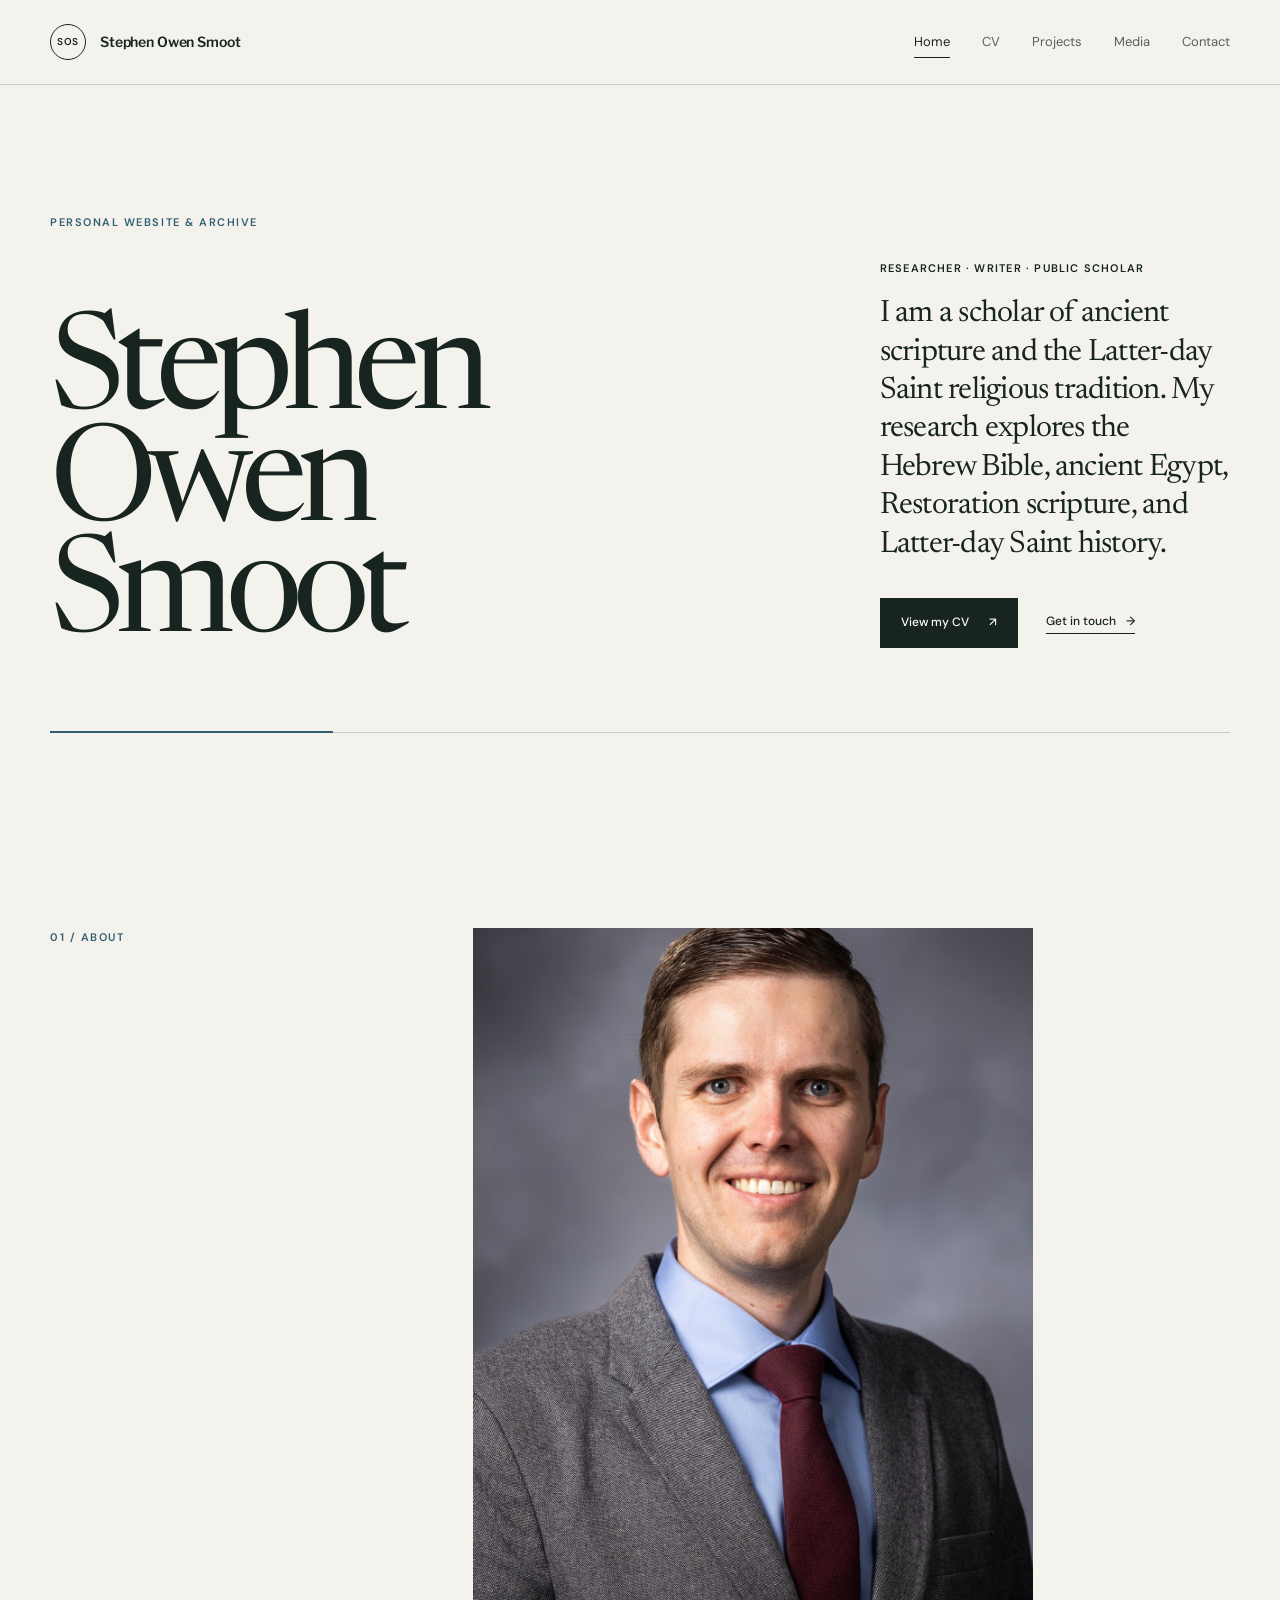
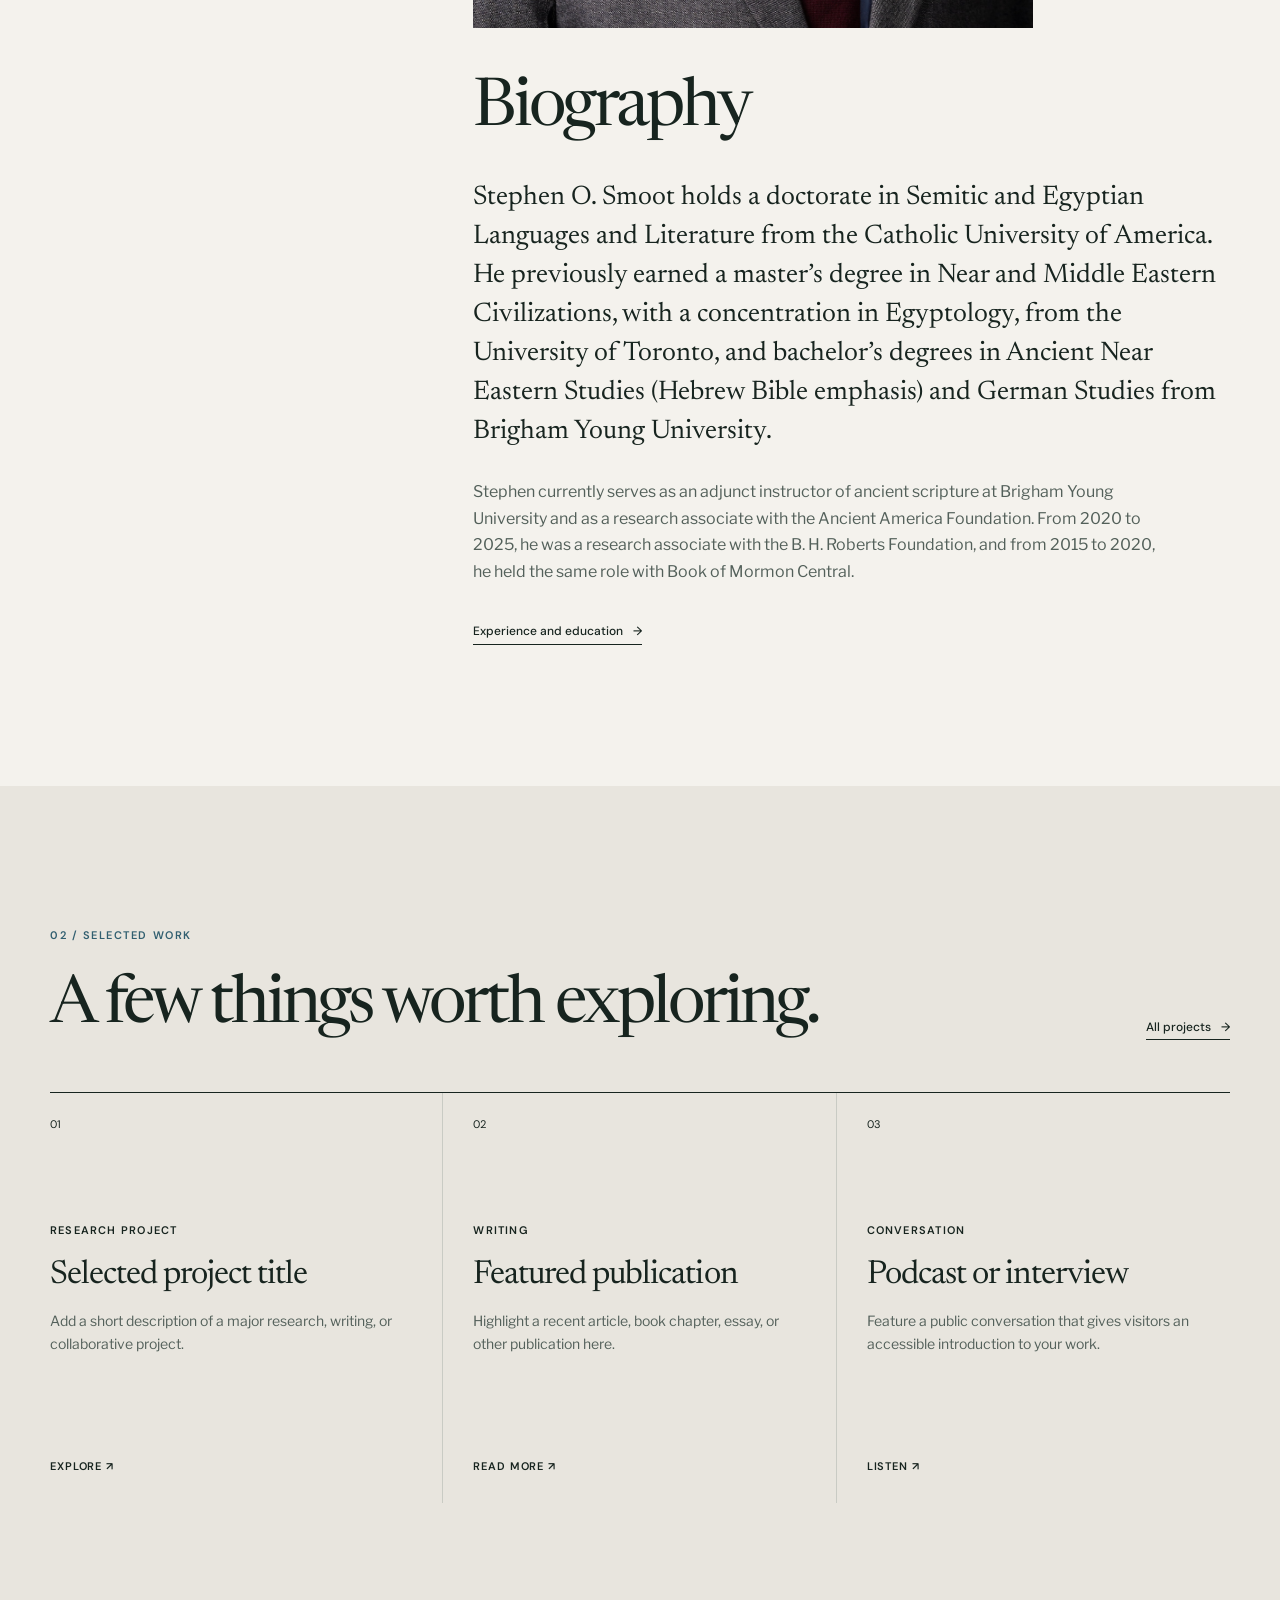
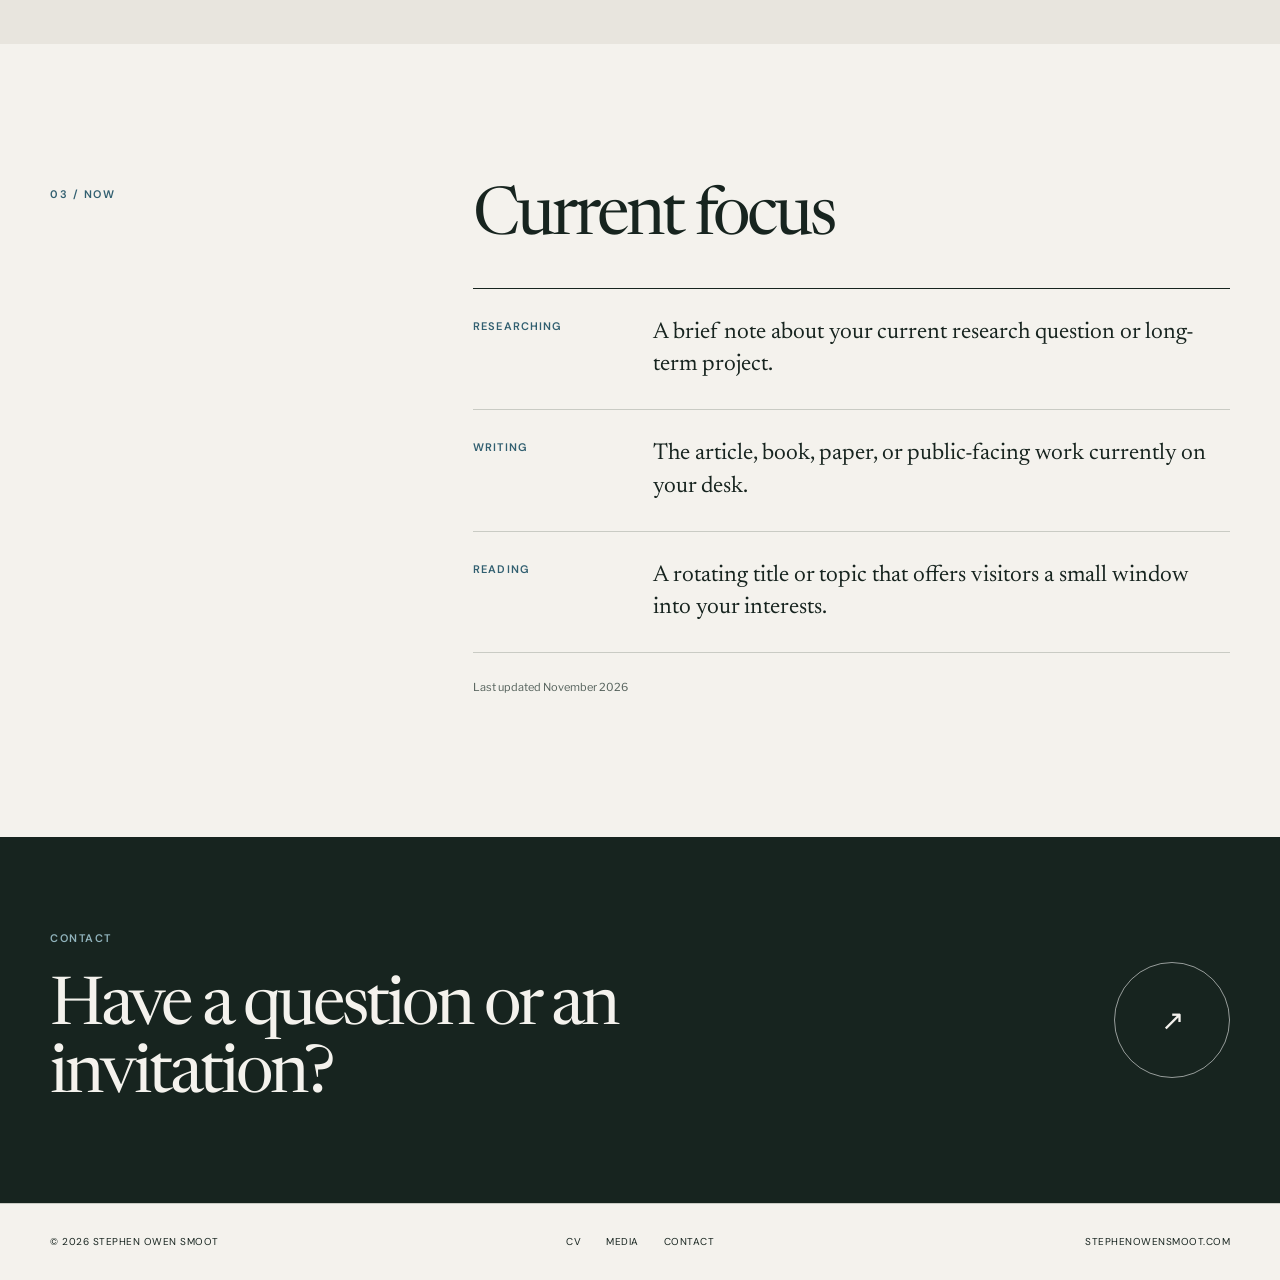
<file: index.html>
<!doctype html>
<html lang="en">
  <head>
    <meta charset="UTF-8" />
    <meta name="viewport" content="width=device-width, initial-scale=1.0" />
    <meta
      name="description"
      content="The personal website of Stephen Owen Smoot — biography, curriculum vitae, projects, interviews, and contact information."
    />
    <meta name="theme-color" content="#f4f2ed" />
    <title>Stephen Owen Smoot</title>
    <link rel="icon" href="assets/favicon.svg" type="image/svg+xml" />
    <link rel="stylesheet" href="styles.css" />
    <script src="content.js" defer></script>
    <script src="script.js" defer></script>
  </head>
  <body>
    <a class="skip-link" href="#main">Skip to content</a>
    <header class="site-header">
      <div class="container nav-shell">
        <a class="wordmark" href="index.html" aria-label="Stephen Owen Smoot, home">
          <span class="wordmark-mark" aria-hidden="true">SOS</span>
          <span>Stephen Owen Smoot</span>
        </a>
        <button class="menu-toggle" type="button" aria-expanded="false" aria-controls="site-nav">
          <span class="sr-only">Toggle navigation</span>
          <span></span><span></span>
        </button>
        <nav class="site-nav" id="site-nav" aria-label="Primary navigation">
          <a aria-current="page" href="index.html">Home</a>
          <a href="cv.html">CV</a>
          <a href="projects.html">Projects</a>
          <a href="media.html">Media</a>
          <a href="contact.html">Contact</a>
        </nav>
      </div>
    </header>

    <main id="main">
      <section class="hero container">
        <div class="hero-kicker reveal">Personal website &amp; archive</div>
        <div class="hero-grid">
          <div class="reveal reveal-delay-1">
            <h1>Stephen Owen<br />Smoot</h1>
          </div>
          <div class="hero-intro reveal reveal-delay-2">
            <p class="eyebrow" data-content="site.tagline">Researcher · Writer · Public Scholar</p>
            <p class="lede" data-content="site.introduction">
              This site brings together my work, experience, current projects, and public conversations.
            </p>
            <div class="button-row">
              <a class="button button-primary" href="cv.html">View my CV <span aria-hidden="true">↗</span></a>
              <a class="text-link" href="contact.html">Get in touch <span aria-hidden="true">→</span></a>
            </div>
          </div>
        </div>
        <div class="hero-rule" aria-hidden="true"><span></span></div>
      </section>

      <section class="section container" aria-labelledby="about-title">
        <div class="section-grid">
          <div>
            <p class="section-label">01 / About</p>
          </div>
          <div class="content-narrow">
            <figure class="profile-photo" data-profile-photo hidden>
              <img data-profile-photo-image alt="" />
            </figure>
            <h2 id="about-title" data-content="home.bio_heading">Ideas, evidence, and the stories we tell about the past.</h2>
            <p class="body-large" data-content="home.bio_primary">
              I am a researcher and writer with interests that cross history, culture, and public scholarship. My work
              is grounded in careful research and a commitment to making complex ideas useful and accessible.
            </p>
            <p class="muted" data-content="home.bio_secondary">
              This introductory biography is placeholder copy. Replace it with a concise two- or three-paragraph bio
              that explains your current role, areas of expertise, and the questions that animate your work.
            </p>
            <a class="text-link" href="cv.html">Experience and education <span aria-hidden="true">→</span></a>
          </div>
        </div>
      </section>

      <section class="section section-tinted">
        <div class="container">
          <div class="section-heading-row">
            <div>
              <p class="section-label">02 / Selected work</p>
              <h2>A few things worth exploring.</h2>
            </div>
            <a class="text-link desktop-link" href="projects.html">All projects <span aria-hidden="true">→</span></a>
          </div>
          <div class="card-grid" data-featured-list>
            <article class="work-card">
              <div class="card-number">01</div>
              <div>
                <p class="eyebrow">Research project</p>
                <h3>Selected project title</h3>
                <p>Add a short description of a major research, writing, or collaborative project.</p>
              </div>
              <a href="projects.html" aria-label="Read more about selected project title">Explore <span aria-hidden="true">↗</span></a>
            </article>
            <article class="work-card">
              <div class="card-number">02</div>
              <div>
                <p class="eyebrow">Writing</p>
                <h3>Featured publication</h3>
                <p>Highlight a recent article, book chapter, essay, or other publication here.</p>
              </div>
              <a href="projects.html" aria-label="Read more about featured publication">Read more <span aria-hidden="true">↗</span></a>
            </article>
            <article class="work-card">
              <div class="card-number">03</div>
              <div>
                <p class="eyebrow">Conversation</p>
                <h3>Podcast or interview</h3>
                <p>Feature a public conversation that gives visitors an accessible introduction to your work.</p>
              </div>
              <a href="media.html" aria-label="Browse podcasts and interviews">Listen <span aria-hidden="true">↗</span></a>
            </article>
          </div>
          <a class="text-link mobile-link" href="projects.html">All projects <span aria-hidden="true">→</span></a>
        </div>
      </section>

      <section class="section gallery-section" data-gallery-section hidden aria-labelledby="gallery-title">
        <div class="container">
          <div class="section-heading-row">
            <div>
              <p class="section-label">Photos</p>
              <h2 id="gallery-title">Selected images.</h2>
            </div>
          </div>
          <div class="photo-gallery" data-gallery-list></div>
        </div>
      </section>

      <section class="section container" aria-labelledby="now-title">
        <div class="section-grid">
          <div>
            <p class="section-label">03 / Now</p>
          </div>
          <div>
            <h2 id="now-title">Current focus</h2>
            <div class="now-list" data-focus-list>
              <div class="now-item">
                <span>Researching</span>
                <p>A brief note about your current research question or long-term project.</p>
              </div>
              <div class="now-item">
                <span>Writing</span>
                <p>The article, book, paper, or public-facing work currently on your desk.</p>
              </div>
              <div class="now-item">
                <span>Reading</span>
                <p>A rotating title or topic that offers visitors a small window into your interests.</p>
              </div>
            </div>
            <p class="updated">Last updated <span data-content="home.last_updated">November 2026</span></p>
          </div>
        </div>
      </section>

      <section class="contact-band">
        <div class="container contact-band-inner">
          <div>
            <p class="section-label">Contact</p>
            <h2>Have a question or an invitation?</h2>
          </div>
          <a class="circle-link" href="contact.html" aria-label="Go to contact page"><span aria-hidden="true">↗</span></a>
        </div>
      </section>
    </main>

    <footer class="site-footer">
      <div class="container footer-grid">
        <p>© <span data-current-year></span> Stephen Owen Smoot</p>
        <div class="footer-links">
          <a href="cv.html">CV</a>
          <a href="media.html">Media</a>
          <a href="contact.html">Contact</a>
        </div>
        <p class="footer-domain">stephenowensmoot.com</p>
      </div>
    </footer>
  </body>
</html>
</file>
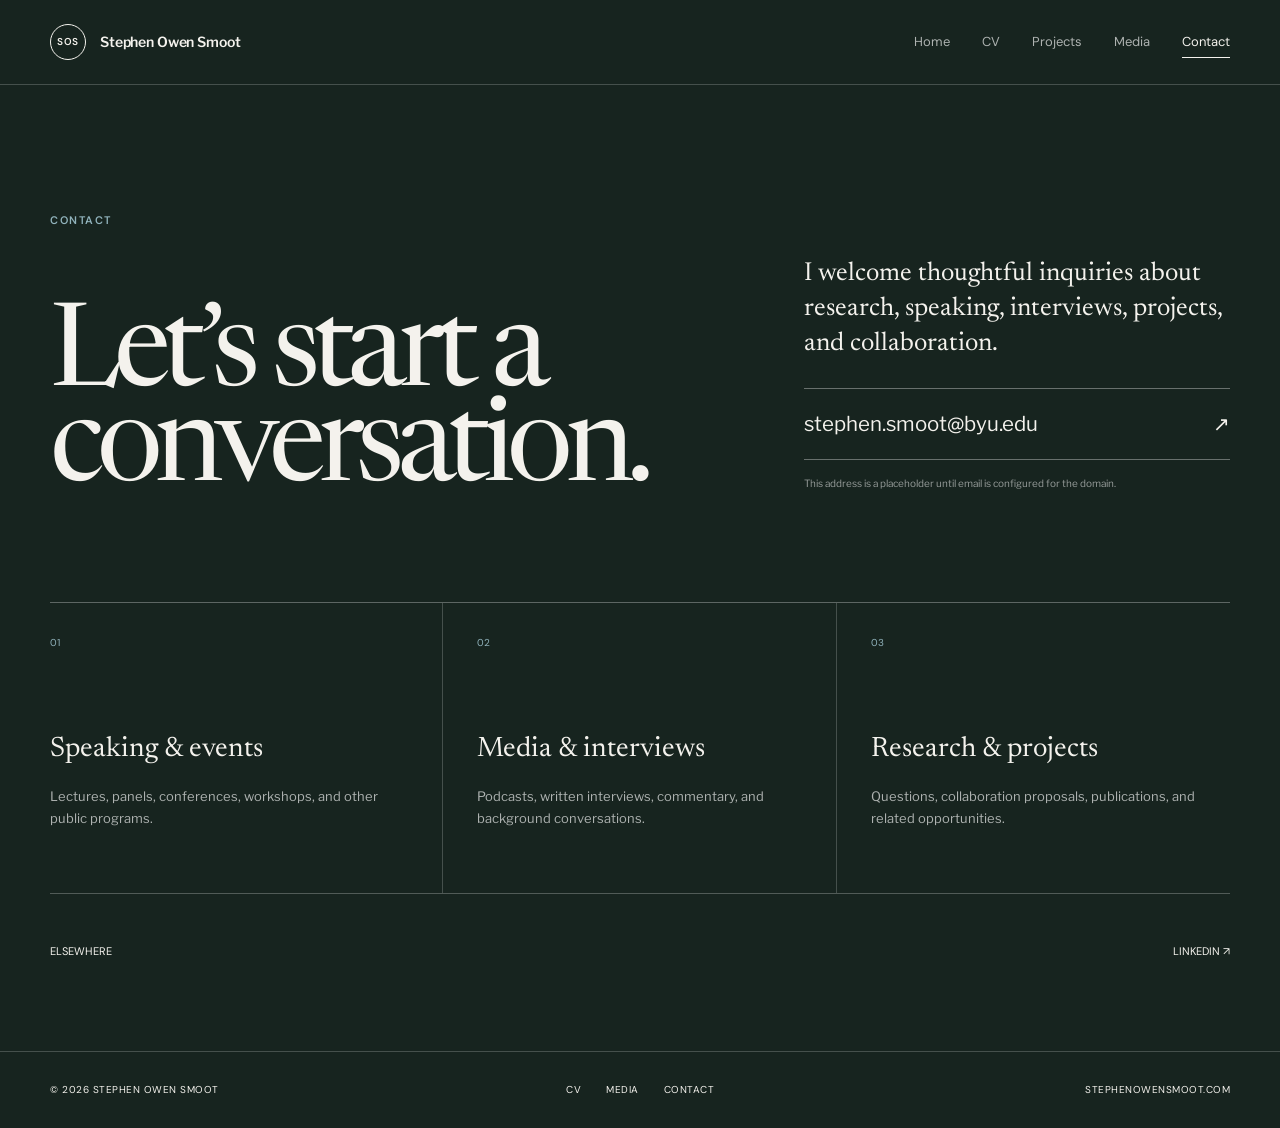
<file: contact.html>
<!doctype html>
<html lang="en">
  <head>
    <meta charset="UTF-8" /><meta name="viewport" content="width=device-width, initial-scale=1.0" />
    <meta name="description" content="Contact Stephen Owen Smoot about speaking, interviews, research, and collaboration." /><meta name="theme-color" content="#17241f" />
    <title>Contact — Stephen Owen Smoot</title><link rel="icon" href="assets/favicon.svg" type="image/svg+xml" /><link rel="stylesheet" href="styles.css" /><script src="content.js" defer></script><script src="script.js" defer></script>
  </head>
  <body class="contact-page">
    <a class="skip-link" href="#main">Skip to content</a>
    <header class="site-header site-header-dark"><div class="container nav-shell"><a class="wordmark" href="index.html" aria-label="Stephen Owen Smoot, home"><span class="wordmark-mark" aria-hidden="true">SOS</span><span>Stephen Owen Smoot</span></a><button class="menu-toggle" type="button" aria-expanded="false" aria-controls="site-nav"><span class="sr-only">Toggle navigation</span><span></span><span></span></button><nav class="site-nav" id="site-nav" aria-label="Primary navigation"><a href="index.html">Home</a><a href="cv.html">CV</a><a href="projects.html">Projects</a><a href="media.html">Media</a><a aria-current="page" href="contact.html">Contact</a></nav></div></header>
    <main id="main" class="contact-main">
      <section class="container contact-hero">
        <p class="page-kicker">Contact</p>
        <div class="contact-grid"><div><h1>Let’s start a<br />conversation.</h1></div><div class="contact-copy"><p data-content="contact.introduction">I welcome thoughtful inquiries about research, speaking, interviews, projects, and collaboration.</p><a class="contact-email" data-email-link href="mailto:hello@stephenowensmoot.com">hello@stephenowensmoot.com <span aria-hidden="true">↗</span></a><p class="contact-note">This address is a placeholder until email is configured for the domain.</p></div></div>
      </section>
      <section class="container inquiry-grid" aria-label="Types of inquiries" data-inquiry-list>
        <div class="inquiry-card"><span>01</span><h2>Speaking &amp; events</h2><p>Lectures, panels, conferences, workshops, and other public programs.</p></div>
        <div class="inquiry-card"><span>02</span><h2>Media &amp; interviews</h2><p>Podcasts, written interviews, commentary, and background conversations.</p></div>
        <div class="inquiry-card"><span>03</span><h2>Research &amp; projects</h2><p>Questions, collaboration proposals, publications, and related opportunities.</p></div>
      </section>
      <section class="container social-row"><p>Elsewhere</p><div><a data-profile-link="linkedin" href="#">LinkedIn ↗</a><a data-profile-link="google_scholar" href="#">Google Scholar ↗</a><a data-profile-link="orcid" href="#">ORCID ↗</a></div></section>
    </main>
    <footer class="site-footer site-footer-dark"><div class="container footer-grid"><p>© <span data-current-year></span> Stephen Owen Smoot</p><div class="footer-links"><a href="cv.html">CV</a><a href="media.html">Media</a><a href="contact.html">Contact</a></div><p class="footer-domain">stephenowensmoot.com</p></div></footer>
  </body>
</html>
</file>
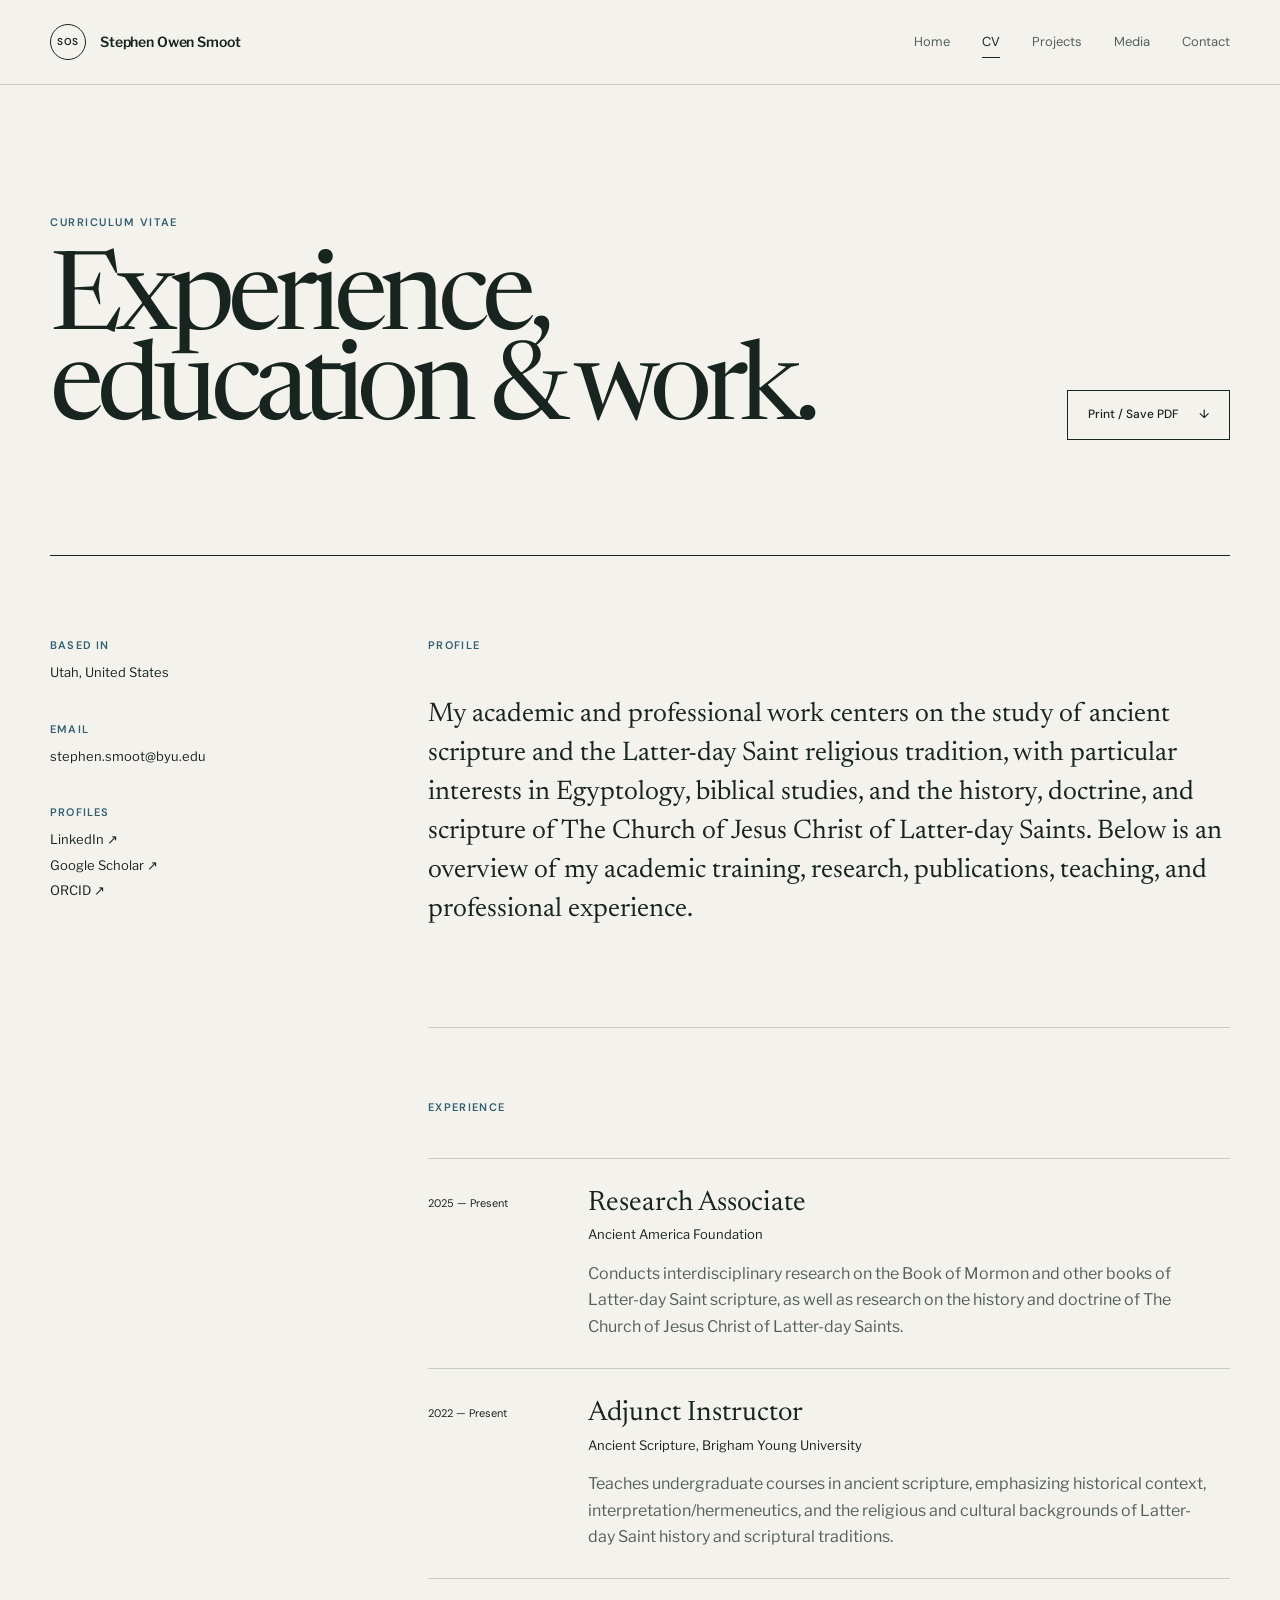
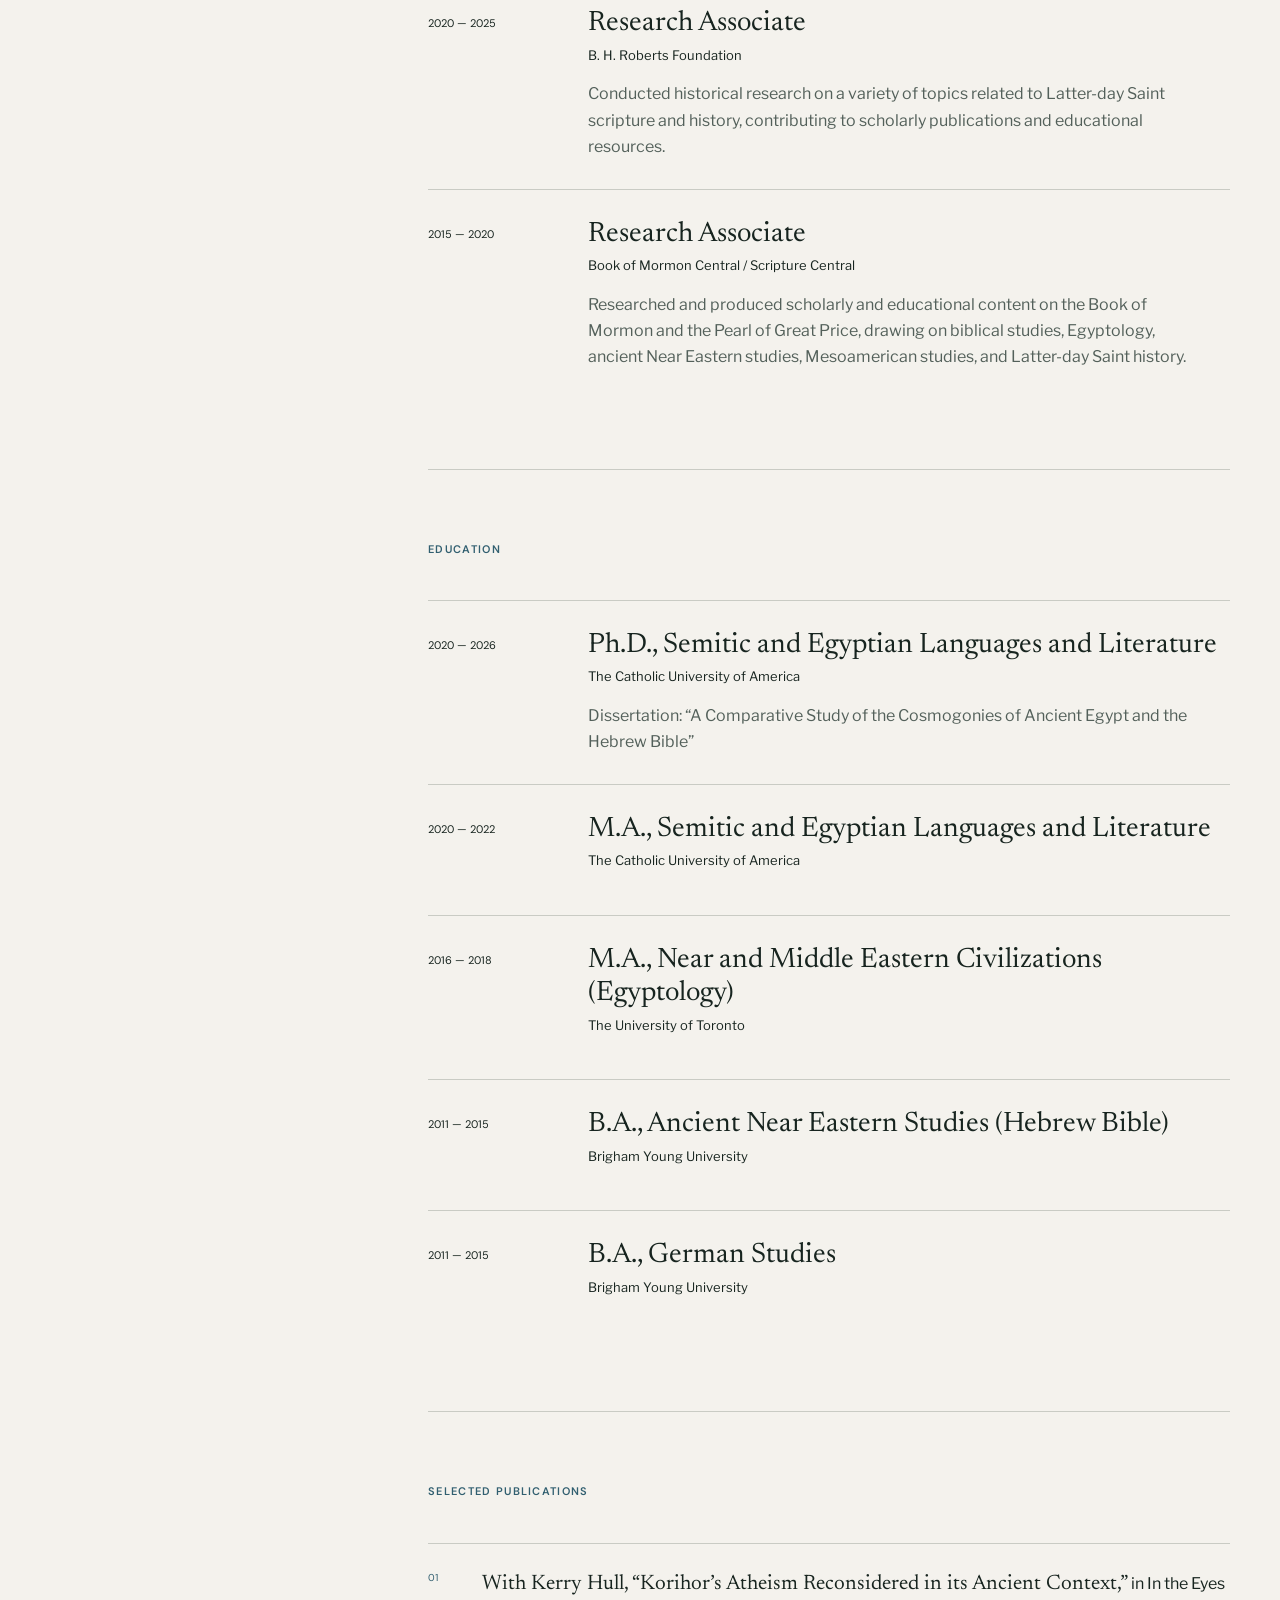
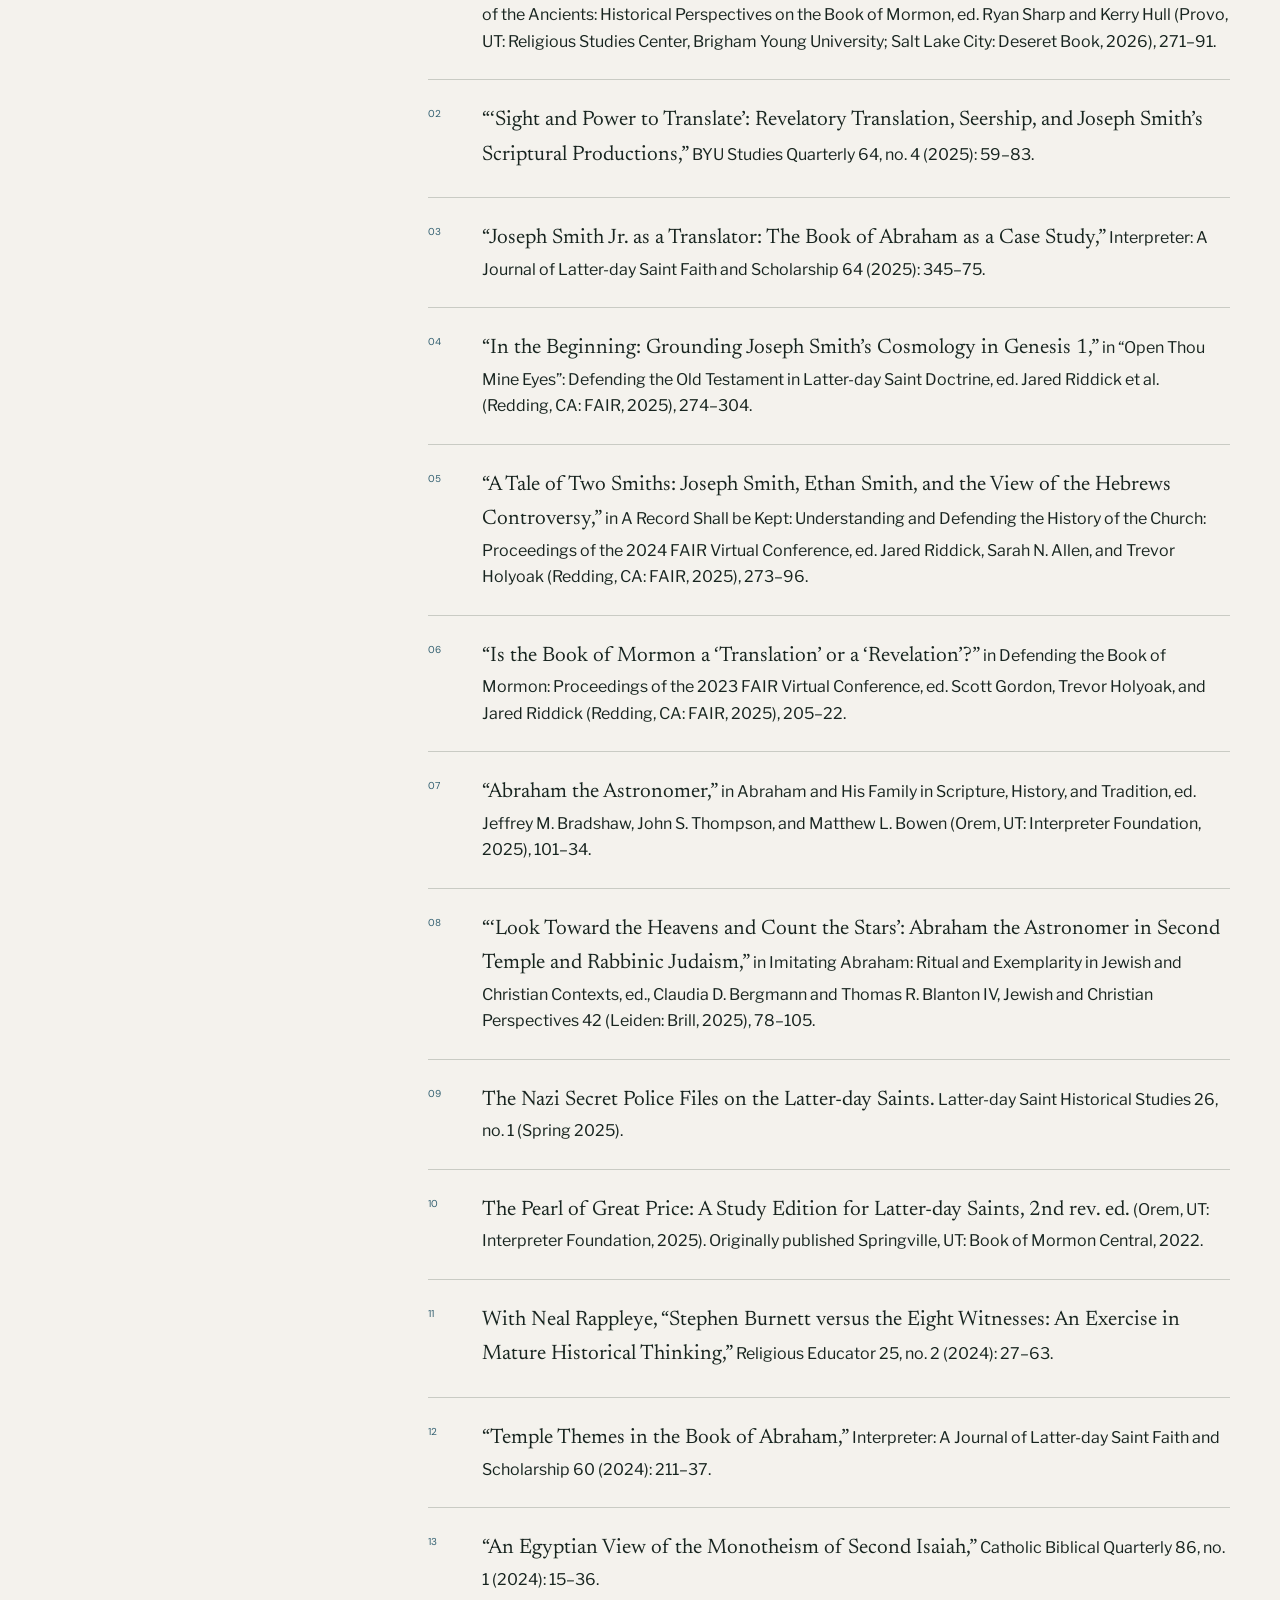
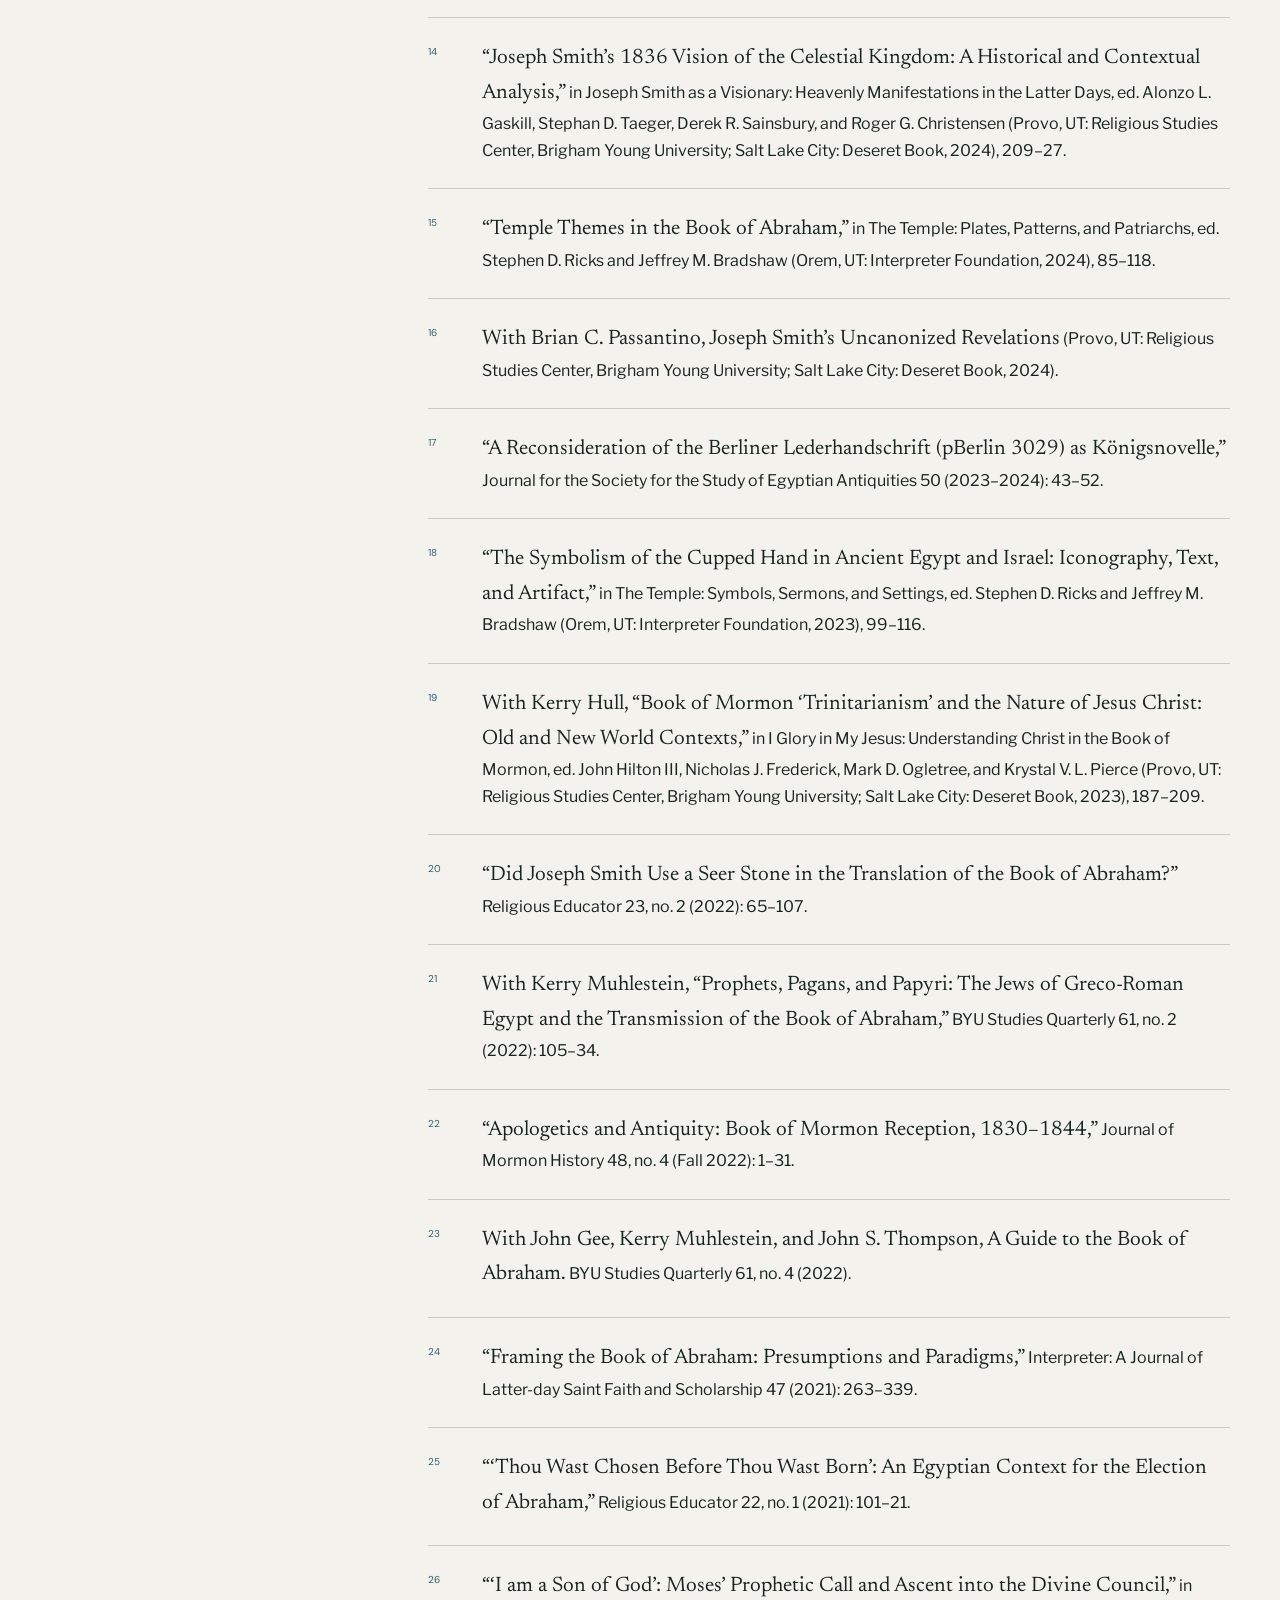
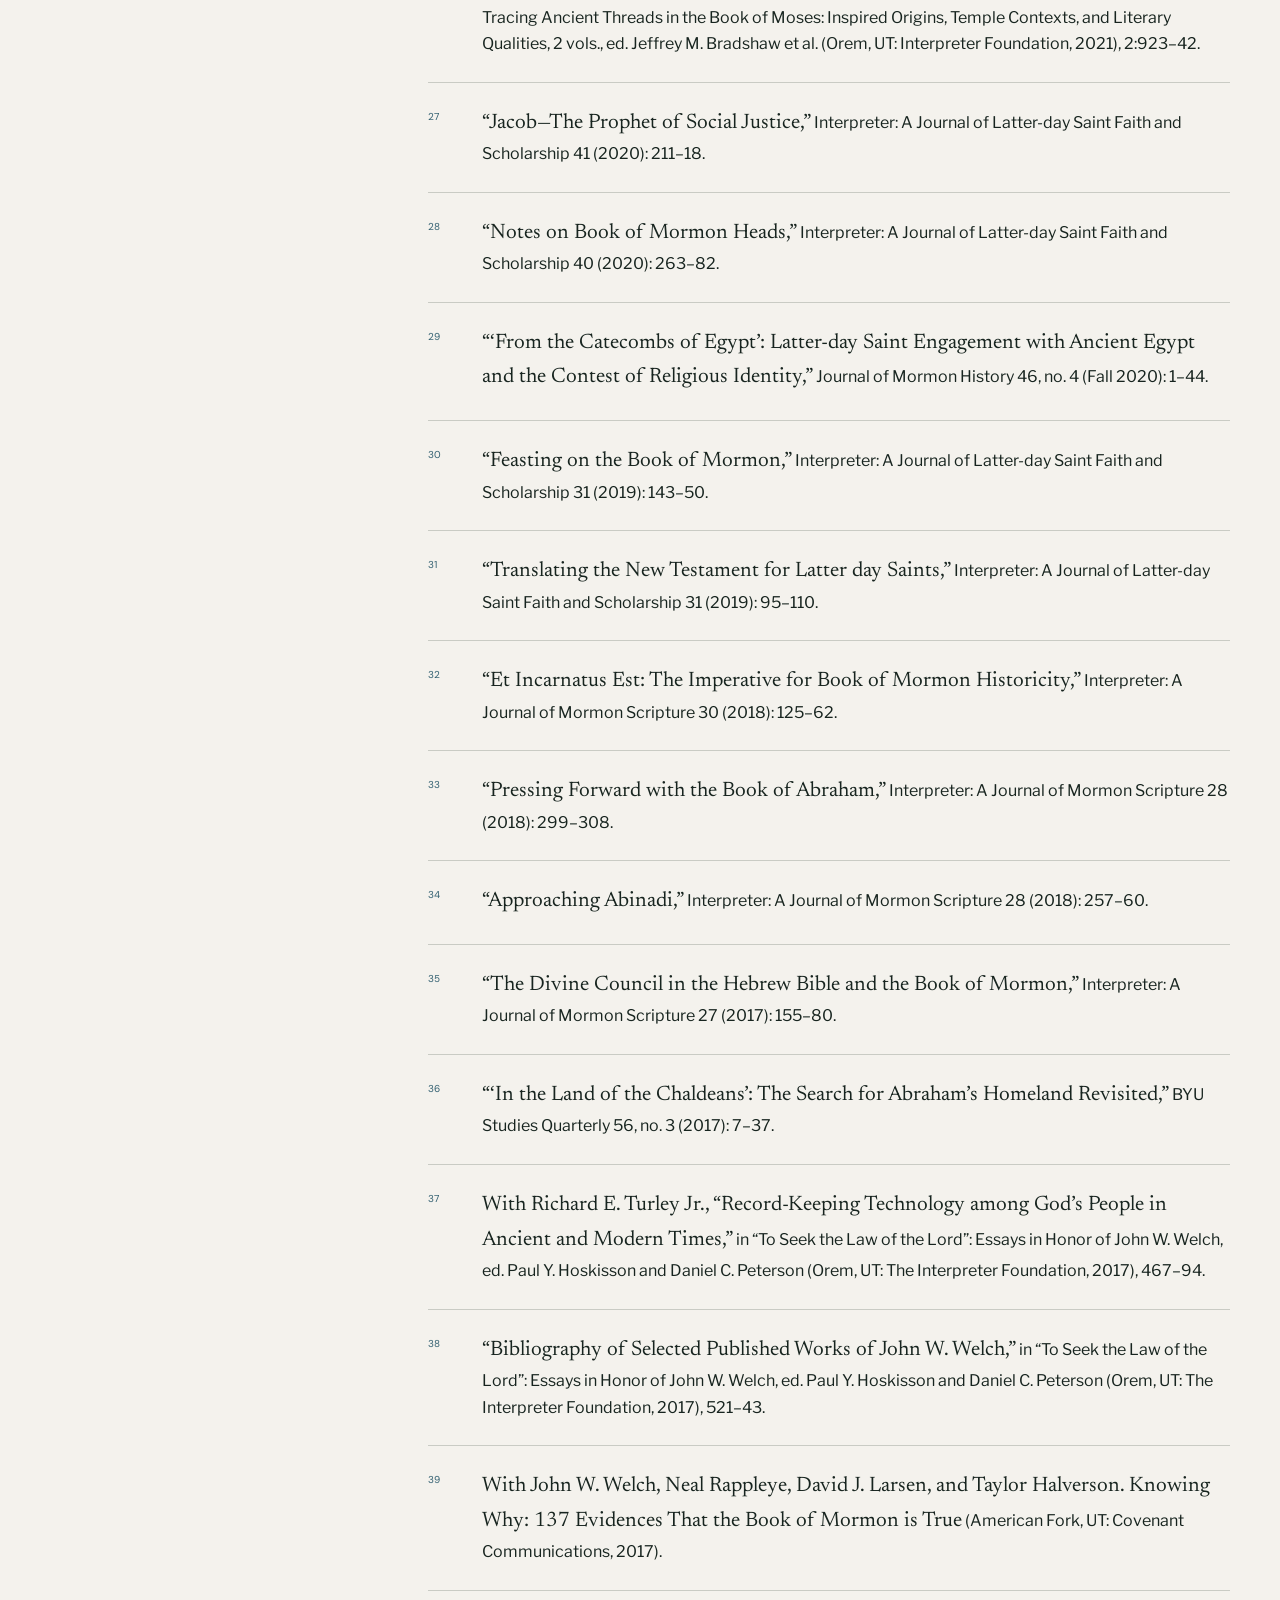
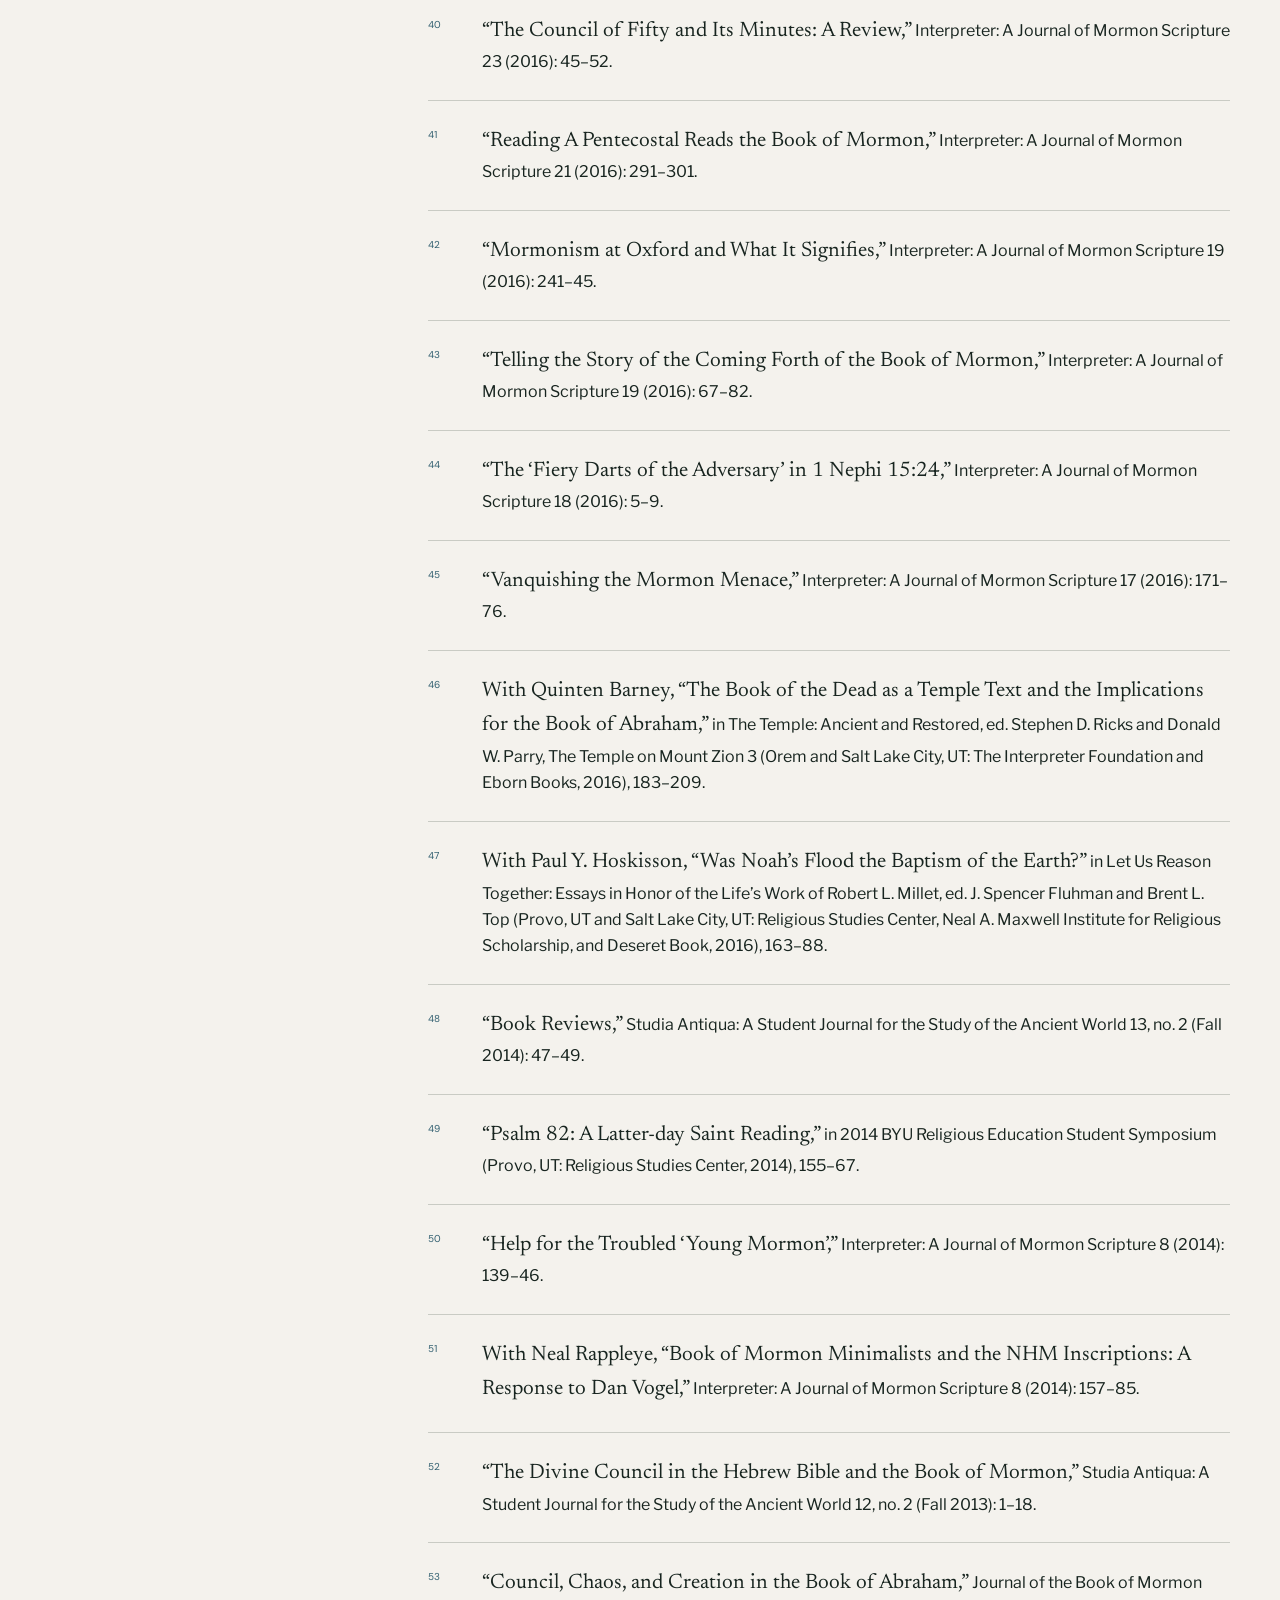
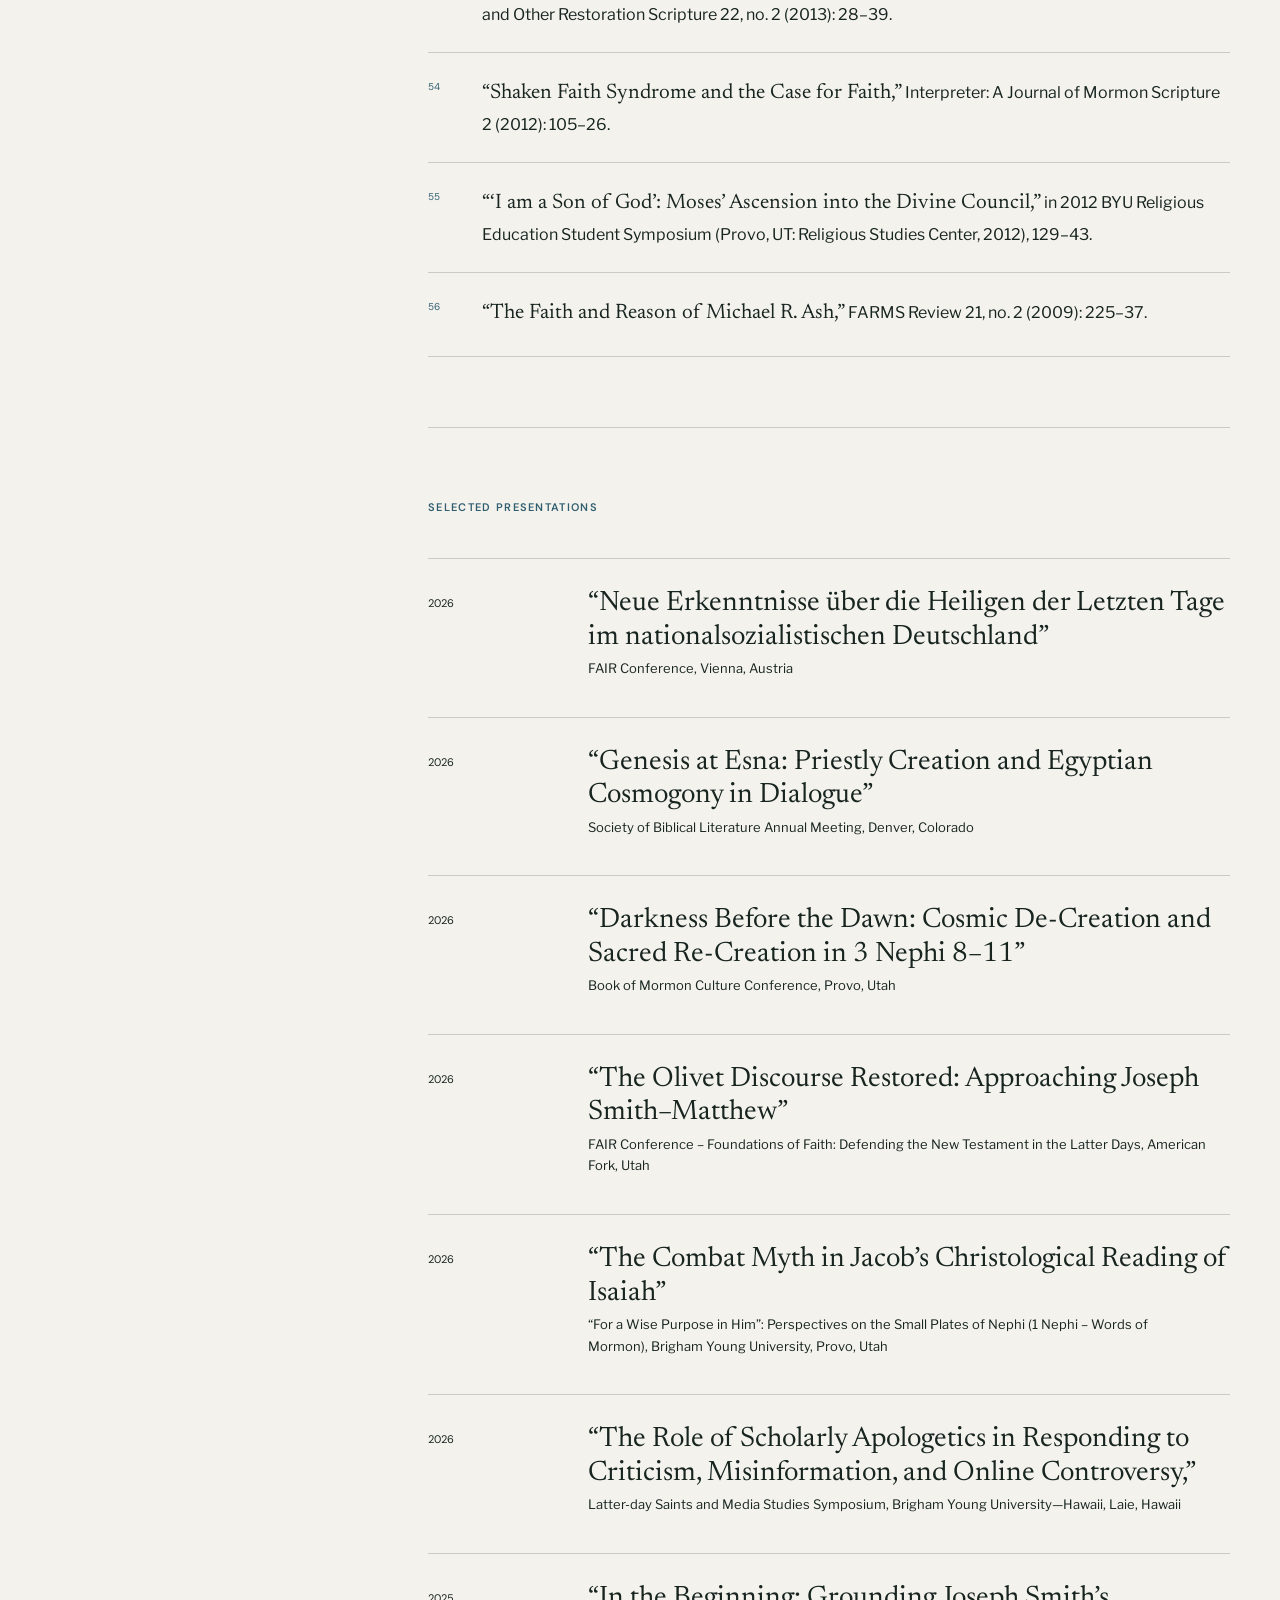
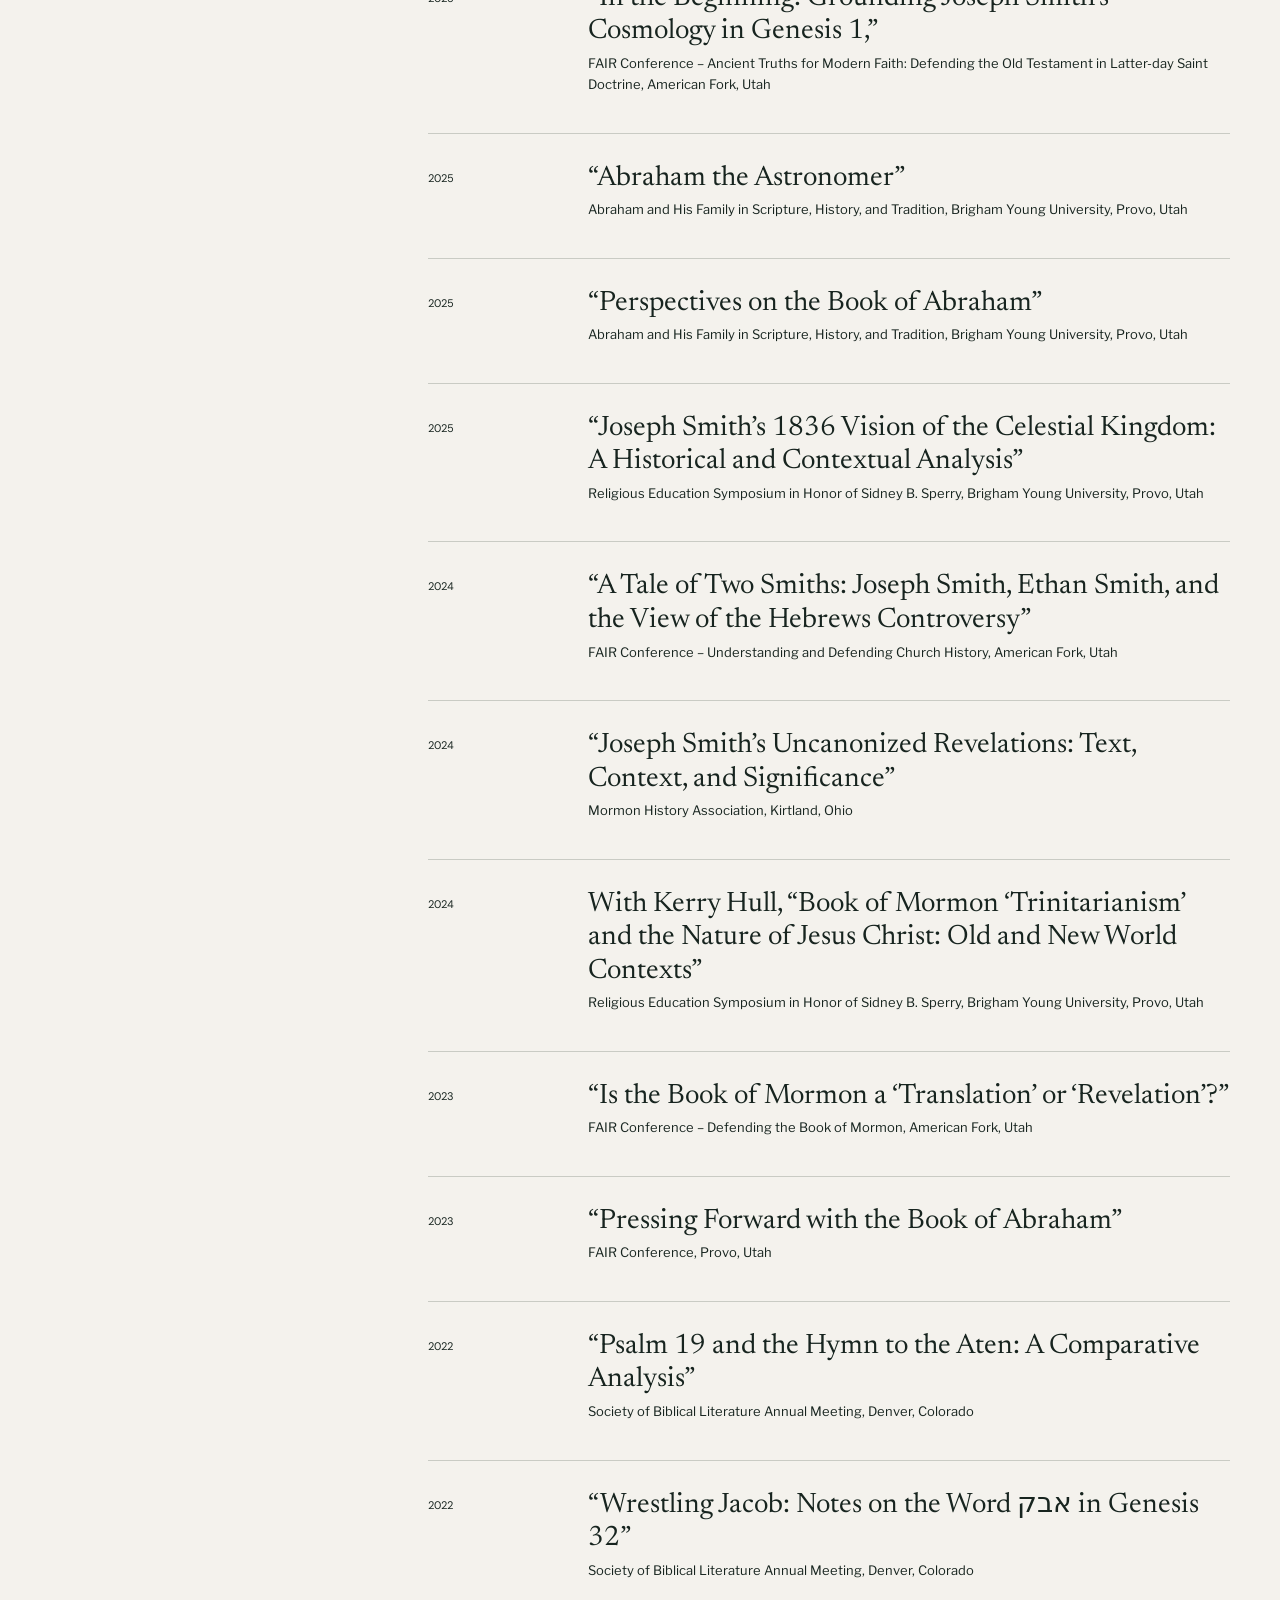
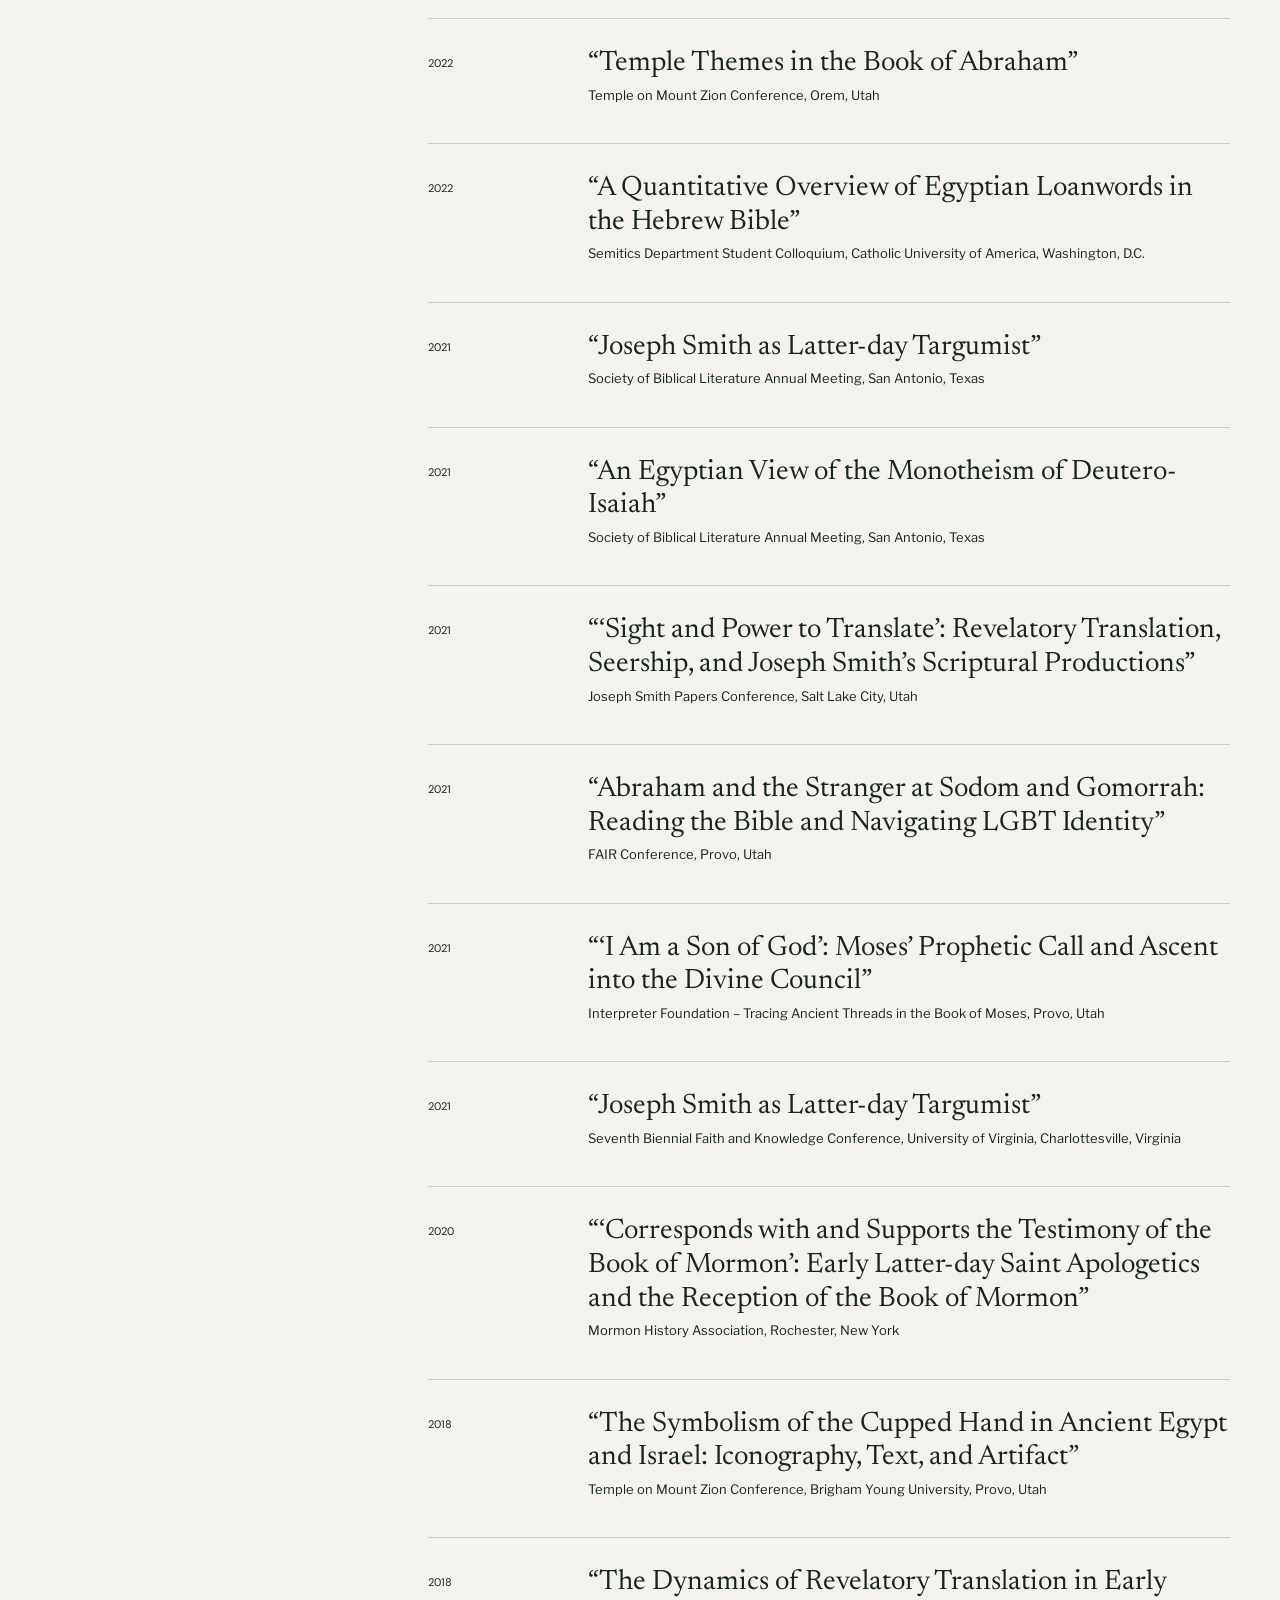
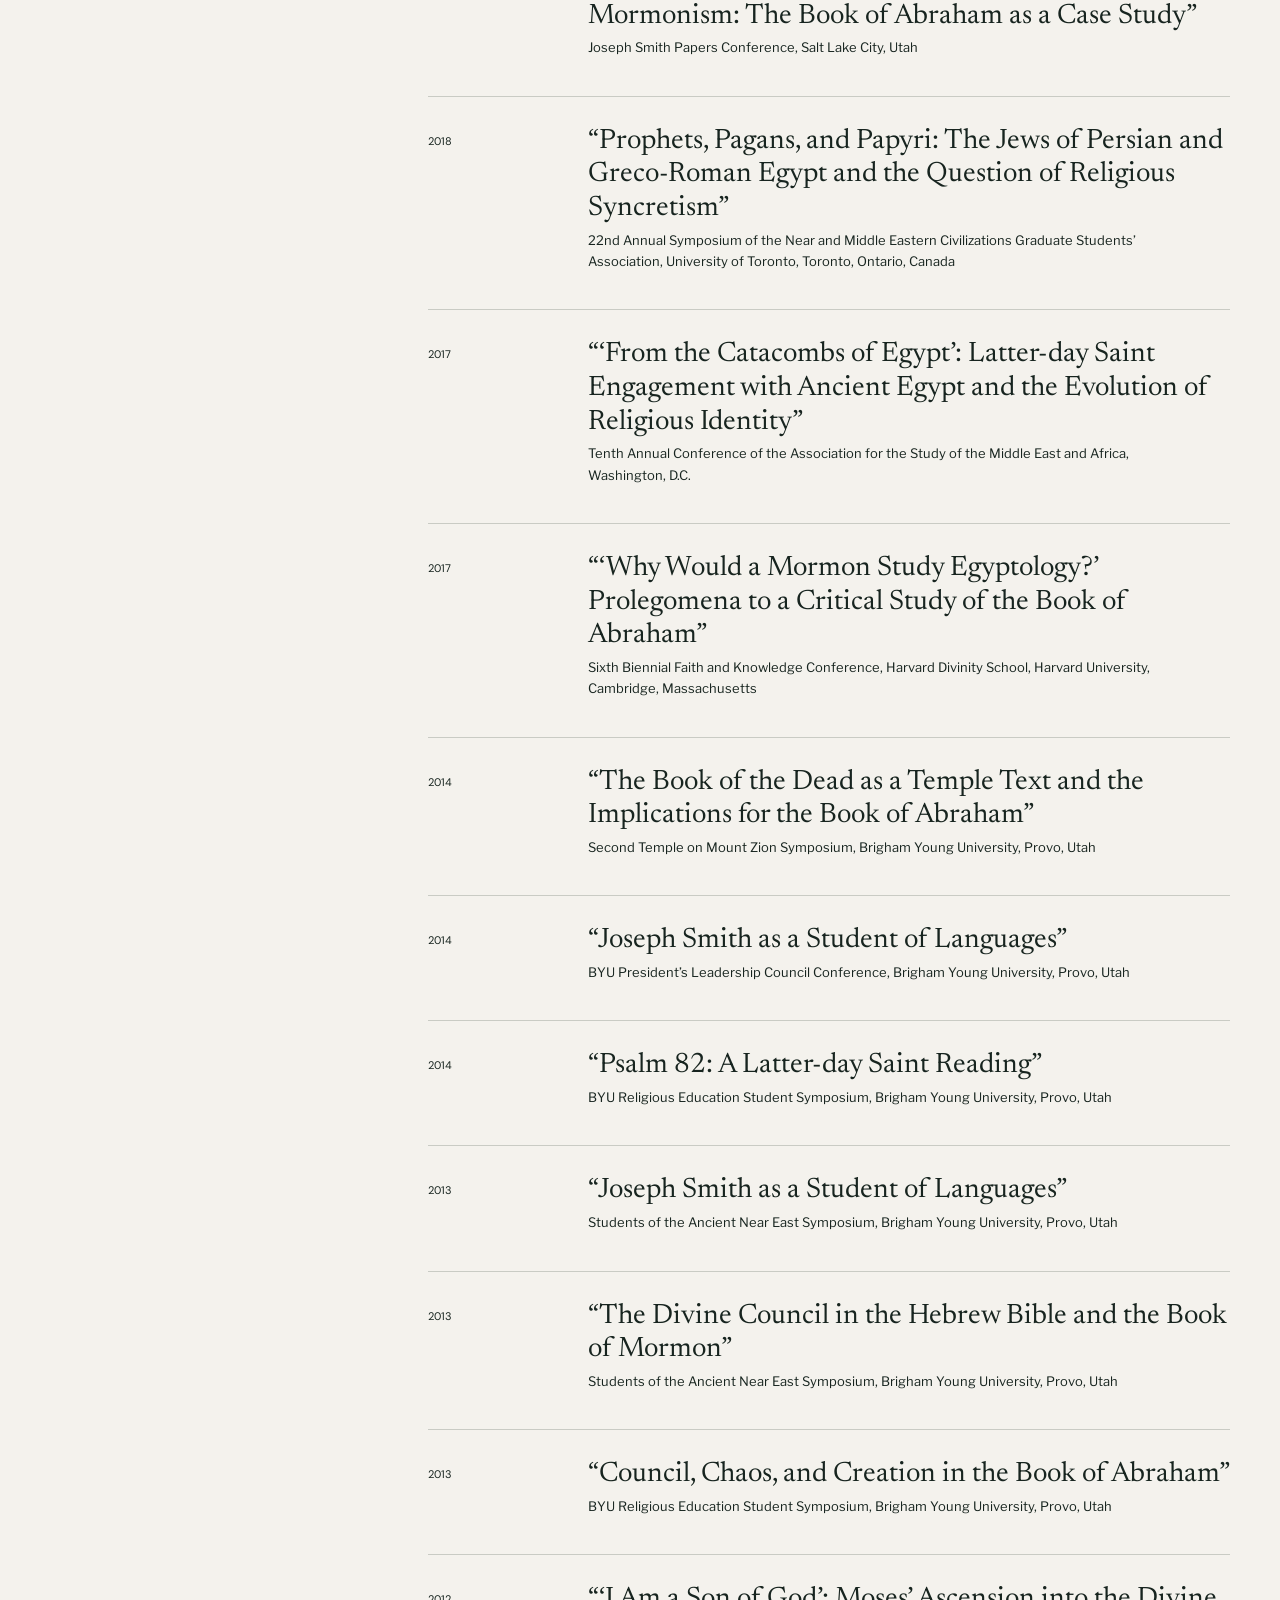
<file: cv.html>
<!doctype html>
<html lang="en">
  <head>
    <meta charset="UTF-8" />
    <meta name="viewport" content="width=device-width, initial-scale=1.0" />
    <meta name="description" content="Curriculum vitae of Stephen Owen Smoot." />
    <meta name="theme-color" content="#f4f2ed" />
    <title>CV — Stephen Owen Smoot</title>
    <link rel="icon" href="assets/favicon.svg" type="image/svg+xml" />
    <link rel="stylesheet" href="styles.css" />
    <script src="content.js" defer></script>
    <script src="script.js" defer></script>
  </head>
  <body>
    <a class="skip-link" href="#main">Skip to content</a>
    <header class="site-header">
      <div class="container nav-shell">
        <a class="wordmark" href="index.html" aria-label="Stephen Owen Smoot, home"><span class="wordmark-mark" aria-hidden="true">SOS</span><span>Stephen Owen Smoot</span></a>
        <button class="menu-toggle" type="button" aria-expanded="false" aria-controls="site-nav"><span class="sr-only">Toggle navigation</span><span></span><span></span></button>
        <nav class="site-nav" id="site-nav" aria-label="Primary navigation"><a href="index.html">Home</a><a aria-current="page" href="cv.html">CV</a><a href="projects.html">Projects</a><a href="media.html">Media</a><a href="contact.html">Contact</a></nav>
      </div>
    </header>
    <main id="main">
      <section class="page-hero container">
        <p class="page-kicker">Curriculum vitae</p>
        <div class="page-title-row"><h1>Experience,<br />education &amp; work.</h1><button class="button button-outline print-button" type="button" data-print>Print / Save PDF <span aria-hidden="true">↓</span></button></div>
      </section>
      <div class="container cv-layout">
        <aside class="cv-aside">
          <div><p class="eyebrow">Based in</p><p data-content="site.location">City, State</p></div>
          <div><p class="eyebrow">Email</p><a data-email-link href="mailto:hello@stephenowensmoot.com">hello@stephenowensmoot.com</a></div>
          <div><p class="eyebrow">Profiles</p><a data-profile-link="linkedin" href="#">LinkedIn ↗</a><a data-profile-link="google_scholar" href="#">Google Scholar ↗</a><a data-profile-link="orcid" href="#">ORCID ↗</a></div>
        </aside>
        <div class="cv-main">
          <section class="cv-section">
            <h2>Profile</h2>
            <p class="body-large" data-content="cv.profile">Add a concise professional summary here. In three or four sentences, describe your current position, research interests, areas of expertise, and the thread connecting your work.</p>
          </section>
          <section class="cv-section">
            <h2>Experience</h2>
            <div data-cv-experience><div class="cv-entry"><div class="cv-date">20XX — Present</div><div><h3>Current position or role</h3><p class="cv-org">Organization · Location</p><p>Summarize the scope of your role, your primary responsibilities, and one or two meaningful contributions.</p></div></div><div class="cv-entry"><div class="cv-date">20XX — 20XX</div><div><h3>Previous position or role</h3><p class="cv-org">Organization · Location</p><p>Add a short description that focuses on the work most relevant to your public professional profile.</p></div></div></div>
          </section>
          <section class="cv-section">
            <h2>Education</h2>
            <div data-cv-education><div class="cv-entry"><div class="cv-date">20XX</div><div><h3>Degree and field</h3><p class="cv-org">University or institution</p><p>Optional: dissertation, thesis, concentration, honors, or advisor.</p></div></div><div class="cv-entry"><div class="cv-date">20XX</div><div><h3>Degree and field</h3><p class="cv-org">University or institution</p></div></div></div>
          </section>
          <section class="cv-section">
            <h2>Selected publications</h2>
            <ol class="publication-list" data-cv-publications><li><span>“Title of article or chapter.”</span> Publication or volume, year.</li><li><span><em>Title of Book or Edited Volume.</em></span> Publisher, year.</li><li><span>“Title of essay or contribution.”</span> Publication or platform, year.</li></ol>
          </section>
          <section class="cv-section">
            <h2>Selected presentations</h2>
            <div data-cv-presentations><div class="cv-entry compact"><div class="cv-date">20XX</div><div><h3>“Title of presentation or lecture”</h3><p class="cv-org">Conference or venue · Location</p></div></div><div class="cv-entry compact"><div class="cv-date">20XX</div><div><h3>“Title of presentation or lecture”</h3><p class="cv-org">Conference or venue · Location</p></div></div></div>
          </section>
          <section class="cv-section"><h2>Awards &amp; service</h2><ul class="simple-list" data-cv-awards><li><span>20XX</span> Award, fellowship, or distinction</li><li><span>20XX–Present</span> Professional service or affiliation</li><li><span>20XX</span> Grant, appointment, or recognition</li></ul></section>
        </div>
      </div>
    </main>
    <footer class="site-footer"><div class="container footer-grid"><p>© <span data-current-year></span> Stephen Owen Smoot</p><div class="footer-links"><a href="cv.html">CV</a><a href="media.html">Media</a><a href="contact.html">Contact</a></div><p class="footer-domain">stephenowensmoot.com</p></div></footer>
  </body>
</html>
</file>
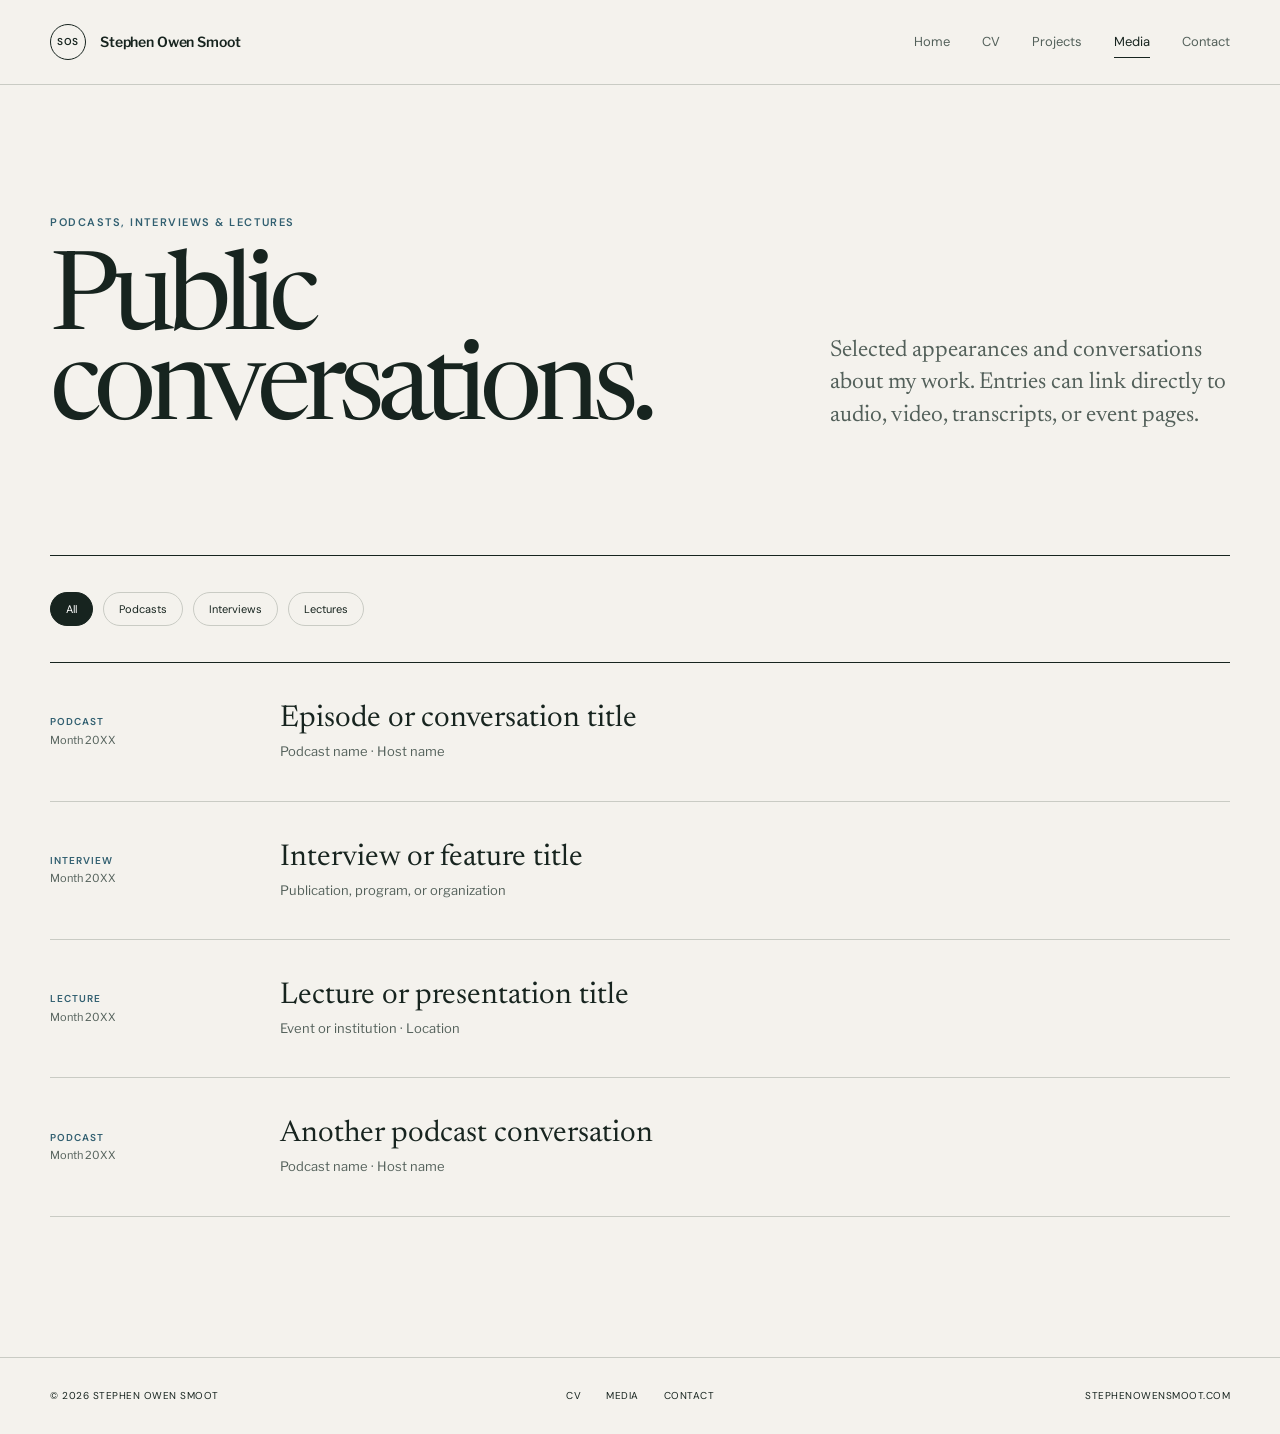
<file: media.html>
<!doctype html>
<html lang="en">
  <head>
    <meta charset="UTF-8" /><meta name="viewport" content="width=device-width, initial-scale=1.0" />
    <meta name="description" content="Podcasts, interviews, lectures, and media featuring Stephen Owen Smoot." /><meta name="theme-color" content="#f4f2ed" />
    <title>Media — Stephen Owen Smoot</title><link rel="icon" href="assets/favicon.svg" type="image/svg+xml" /><link rel="stylesheet" href="styles.css" /><script src="content.js" defer></script><script src="script.js" defer></script>
  </head>
  <body>
    <a class="skip-link" href="#main">Skip to content</a>
    <header class="site-header"><div class="container nav-shell"><a class="wordmark" href="index.html" aria-label="Stephen Owen Smoot, home"><span class="wordmark-mark" aria-hidden="true">SOS</span><span>Stephen Owen Smoot</span></a><button class="menu-toggle" type="button" aria-expanded="false" aria-controls="site-nav"><span class="sr-only">Toggle navigation</span><span></span><span></span></button><nav class="site-nav" id="site-nav" aria-label="Primary navigation"><a href="index.html">Home</a><a href="cv.html">CV</a><a href="projects.html">Projects</a><a aria-current="page" href="media.html">Media</a><a href="contact.html">Contact</a></nav></div></header>
    <main id="main">
      <section class="page-hero container"><p class="page-kicker">Podcasts, interviews &amp; lectures</p><div class="page-title-row"><h1>Public<br />conversations.</h1><p class="page-intro">Selected appearances and conversations about my work. Entries can link directly to audio, video, transcripts, or event pages.</p></div></section>
      <section class="container media-section">
        <div class="filter-row" aria-label="Media categories"><button class="filter-button active" type="button" data-filter="all">All</button><button class="filter-button" type="button" data-filter="podcast">Podcasts</button><button class="filter-button" type="button" data-filter="interview">Interviews</button><button class="filter-button" type="button" data-filter="lecture">Lectures</button></div>
        <div class="media-list" data-media-list>
          <article class="media-row" data-category="podcast"><div><span class="media-type">Podcast</span><span class="media-date">Month 20XX</span></div><div><h2>Episode or conversation title</h2><p>Podcast name · Host name</p></div><a href="#" aria-label="Listen to episode or conversation title">Listen <span aria-hidden="true">↗</span></a></article>
          <article class="media-row" data-category="interview"><div><span class="media-type">Interview</span><span class="media-date">Month 20XX</span></div><div><h2>Interview or feature title</h2><p>Publication, program, or organization</p></div><a href="#" aria-label="View interview or feature title">View <span aria-hidden="true">↗</span></a></article>
          <article class="media-row" data-category="lecture"><div><span class="media-type">Lecture</span><span class="media-date">Month 20XX</span></div><div><h2>Lecture or presentation title</h2><p>Event or institution · Location</p></div><a href="#" aria-label="Watch lecture or presentation title">Watch <span aria-hidden="true">↗</span></a></article>
          <article class="media-row" data-category="podcast"><div><span class="media-type">Podcast</span><span class="media-date">Month 20XX</span></div><div><h2>Another podcast conversation</h2><p>Podcast name · Host name</p></div><a href="#" aria-label="Listen to another podcast conversation">Listen <span aria-hidden="true">↗</span></a></article>
        </div>
      </section>
    </main>
    <footer class="site-footer"><div class="container footer-grid"><p>© <span data-current-year></span> Stephen Owen Smoot</p><div class="footer-links"><a href="cv.html">CV</a><a href="media.html">Media</a><a href="contact.html">Contact</a></div><p class="footer-domain">stephenowensmoot.com</p></div></footer>
  </body>
</html>
</file>
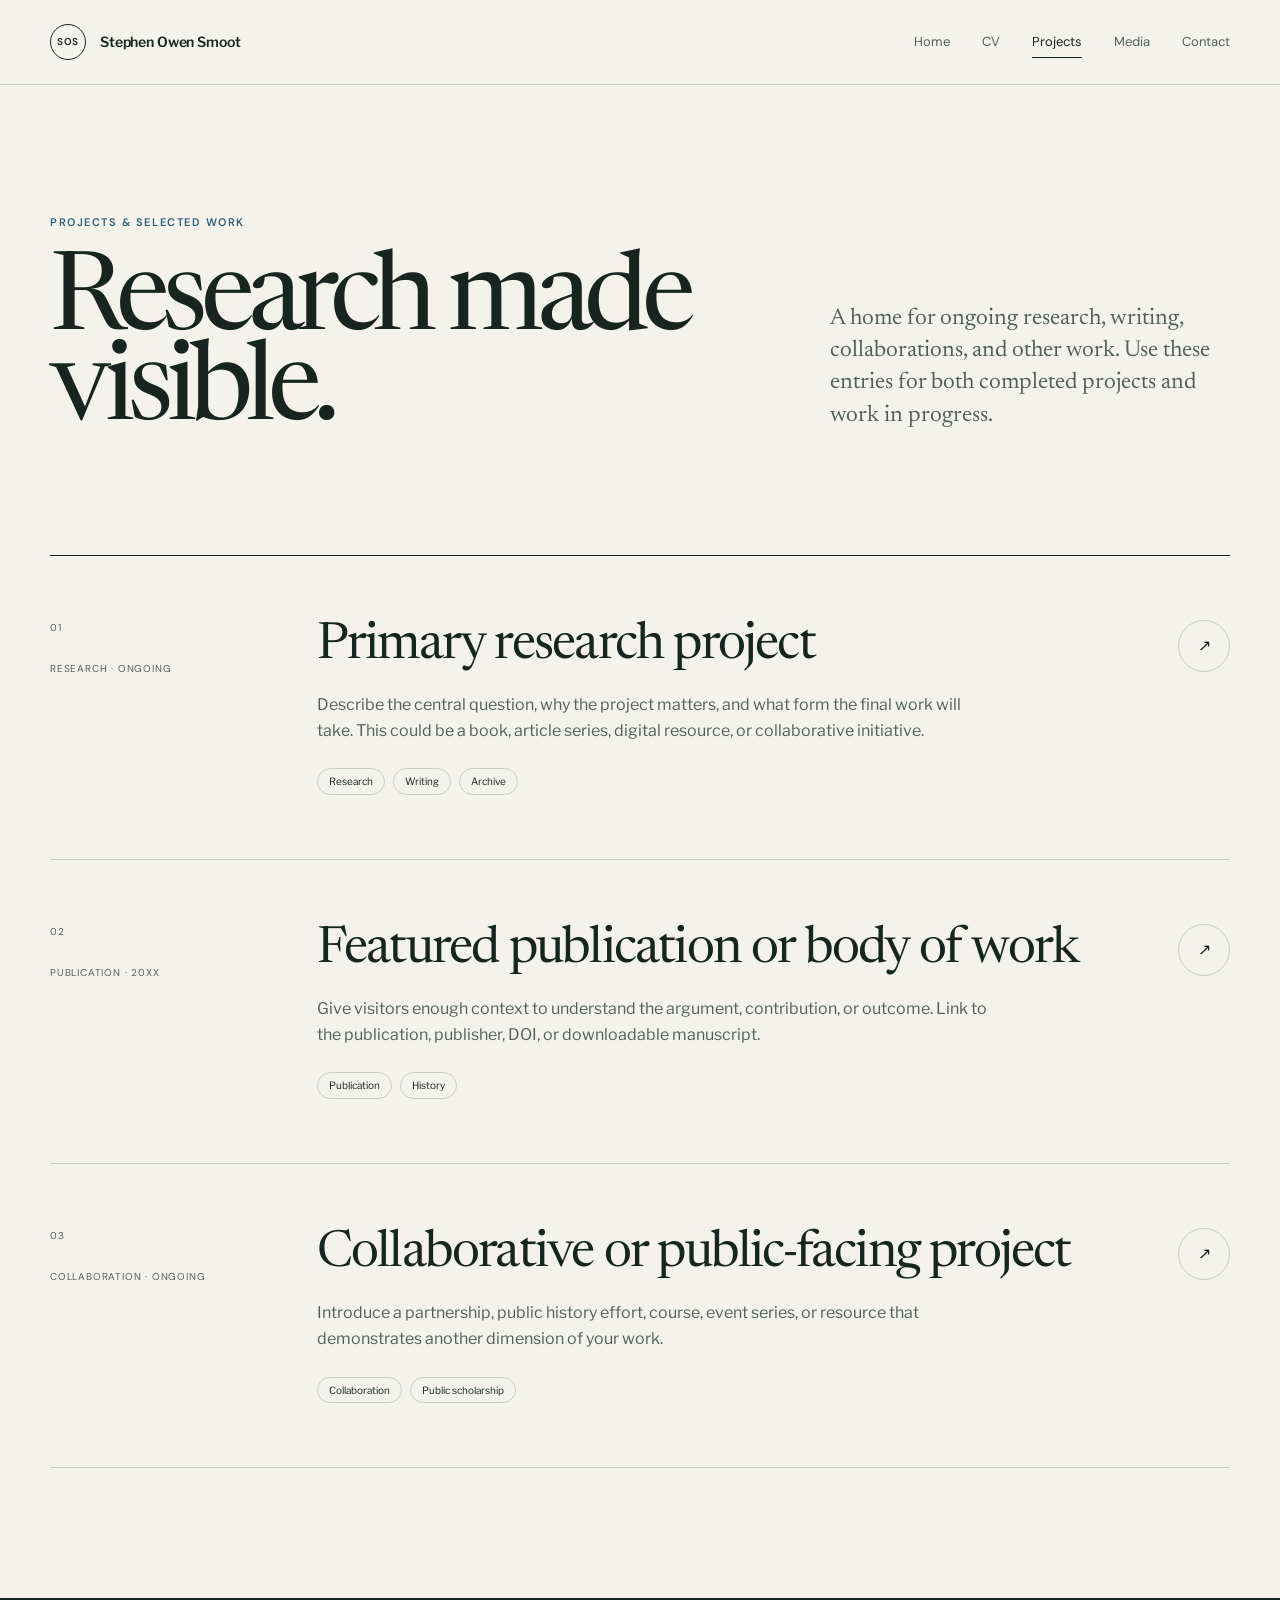
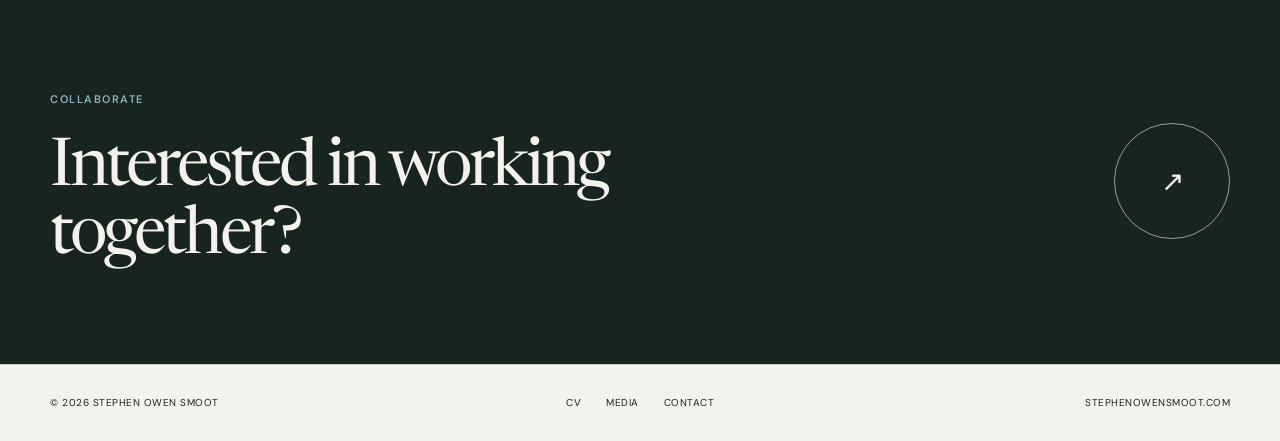
<file: projects.html>
<!doctype html>
<html lang="en">
  <head>
    <meta charset="UTF-8" /><meta name="viewport" content="width=device-width, initial-scale=1.0" />
    <meta name="description" content="Projects and selected work by Stephen Owen Smoot." /><meta name="theme-color" content="#f4f2ed" />
    <title>Projects — Stephen Owen Smoot</title><link rel="icon" href="assets/favicon.svg" type="image/svg+xml" /><link rel="stylesheet" href="styles.css" /><script src="content.js" defer></script><script src="script.js" defer></script>
  </head>
  <body>
    <a class="skip-link" href="#main">Skip to content</a>
    <header class="site-header"><div class="container nav-shell"><a class="wordmark" href="index.html" aria-label="Stephen Owen Smoot, home"><span class="wordmark-mark" aria-hidden="true">SOS</span><span>Stephen Owen Smoot</span></a><button class="menu-toggle" type="button" aria-expanded="false" aria-controls="site-nav"><span class="sr-only">Toggle navigation</span><span></span><span></span></button><nav class="site-nav" id="site-nav" aria-label="Primary navigation"><a href="index.html">Home</a><a href="cv.html">CV</a><a aria-current="page" href="projects.html">Projects</a><a href="media.html">Media</a><a href="contact.html">Contact</a></nav></div></header>
    <main id="main">
      <section class="page-hero container"><p class="page-kicker">Projects &amp; selected work</p><div class="page-title-row"><h1>Research made<br />visible.</h1><p class="page-intro">A home for ongoing research, writing, collaborations, and other work. Use these entries for both completed projects and work in progress.</p></div></section>
      <section class="container project-list" aria-label="Projects" data-project-list>
        <article class="project-row"><div class="project-meta"><span>01</span><span>Research · Ongoing</span></div><div><h2>Primary research project</h2><p>Describe the central question, why the project matters, and what form the final work will take. This could be a book, article series, digital resource, or collaborative initiative.</p><div class="tag-list"><span>Research</span><span>Writing</span><span>Archive</span></div></div><a class="project-arrow" href="#" aria-label="Open primary research project">↗</a></article>
        <article class="project-row"><div class="project-meta"><span>02</span><span>Publication · 20XX</span></div><div><h2>Featured publication or body of work</h2><p>Give visitors enough context to understand the argument, contribution, or outcome. Link to the publication, publisher, DOI, or downloadable manuscript.</p><div class="tag-list"><span>Publication</span><span>History</span></div></div><a class="project-arrow" href="#" aria-label="Open featured publication">↗</a></article>
        <article class="project-row"><div class="project-meta"><span>03</span><span>Collaboration · Ongoing</span></div><div><h2>Collaborative or public-facing project</h2><p>Introduce a partnership, public history effort, course, event series, or resource that demonstrates another dimension of your work.</p><div class="tag-list"><span>Collaboration</span><span>Public scholarship</span></div></div><a class="project-arrow" href="#" aria-label="Open collaborative project">↗</a></article>
      </section>
      <section class="contact-band"><div class="container contact-band-inner"><div><p class="section-label">Collaborate</p><h2>Interested in working together?</h2></div><a class="circle-link" href="contact.html" aria-label="Go to contact page"><span aria-hidden="true">↗</span></a></div></section>
    </main>
    <footer class="site-footer"><div class="container footer-grid"><p>© <span data-current-year></span> Stephen Owen Smoot</p><div class="footer-links"><a href="cv.html">CV</a><a href="media.html">Media</a><a href="contact.html">Contact</a></div><p class="footer-domain">stephenowensmoot.com</p></div></footer>
  </body>
</html>
</file>
<file: styles.css>
@import url("https://fonts.googleapis.com/css2?family=DM+Sans:wght@400;500;600&family=Libre+Franklin:wght@400;500;600&family=Newsreader:opsz,wght@6..72,400;6..72,500&display=swap");

:root {
  --paper: #f4f2ed;
  --paper-deep: #e8e5de;
  --ink: #17241f;
  --ink-soft: #53605a;
  --line: #c9cbc4;
  --blue: #315f70;
  --blue-light: #d9e5e8;
  --white: #fffefb;
  --serif: "Newsreader", Georgia, serif;
  --sans: "Libre Franklin", Arial, sans-serif;
  --utility: "DM Sans", Arial, sans-serif;
  --container: min(1180px, calc(100% - 48px));
}

* { box-sizing: border-box; }
html { scroll-behavior: smooth; }
body { margin: 0; background: var(--paper); color: var(--ink); font-family: var(--sans); font-size: 16px; line-height: 1.65; -webkit-font-smoothing: antialiased; }
a { color: inherit; text-decoration: none; }
button { color: inherit; font: inherit; }
.container { width: var(--container); margin-inline: auto; }
.sr-only { position: absolute; width: 1px; height: 1px; padding: 0; margin: -1px; overflow: hidden; clip: rect(0, 0, 0, 0); white-space: nowrap; border: 0; }
.skip-link { position: fixed; z-index: 100; top: 12px; left: 12px; transform: translateY(-160%); background: var(--ink); color: white; padding: 10px 15px; }
.skip-link:focus { transform: translateY(0); }

.site-header { position: relative; z-index: 10; border-bottom: 1px solid var(--line); }
.nav-shell { min-height: 84px; display: flex; align-items: center; justify-content: space-between; }
.wordmark { display: inline-flex; align-items: center; gap: 14px; font-size: 14px; font-weight: 600; letter-spacing: -0.01em; }
.wordmark-mark { display: grid; place-items: center; width: 36px; height: 36px; border: 1px solid currentColor; border-radius: 50%; font-family: var(--utility); font-size: 10px; letter-spacing: .08em; }
.site-nav { display: flex; align-items: center; gap: 32px; font-family: var(--utility); font-size: 13px; }
.site-nav a { position: relative; padding: 29px 0; color: var(--ink-soft); }
.site-nav a::after { content: ""; position: absolute; right: 0; bottom: 24px; left: 0; height: 1px; background: currentColor; transform: scaleX(0); transform-origin: right; transition: transform .25s ease; }
.site-nav a:hover::after, .site-nav a[aria-current="page"]::after { transform: scaleX(1); transform-origin: left; }
.site-nav a[aria-current="page"] { color: var(--ink); }
.menu-toggle { display: none; background: transparent; border: 0; padding: 10px 0 10px 10px; }
.menu-toggle > span:not(.sr-only) { display: block; width: 23px; height: 1px; margin: 6px 0; background: currentColor; transition: transform .2s ease; }

.hero { padding: clamp(76px, 10vw, 132px) 0 54px; }
.hero-kicker, .page-kicker, .section-label { margin: 0 0 28px; color: var(--blue); font-family: var(--utility); font-size: 11px; font-weight: 600; letter-spacing: .14em; text-transform: uppercase; }
.hero-grid { display: grid; grid-template-columns: 1.35fr .65fr; gap: clamp(48px, 8vw, 130px); align-items: end; }
h1, h2, h3, p { margin-top: 0; }
.hero h1, .page-hero h1, .contact-hero h1 { margin-bottom: 0; font-family: var(--serif); font-weight: 400; font-size: clamp(72px, 10.5vw, 152px); line-height: .83; letter-spacing: -.065em; }
.hero-intro { padding-bottom: 8px; }
.eyebrow { margin-bottom: 18px; font-family: var(--utility); font-size: 11px; font-weight: 600; letter-spacing: .11em; text-transform: uppercase; }
.lede { margin-bottom: 34px; font-family: var(--serif); font-size: clamp(25px, 2.4vw, 34px); line-height: 1.25; letter-spacing: -.025em; }
.button-row { display: flex; align-items: center; gap: 28px; }
.button { display: inline-flex; align-items: center; justify-content: center; gap: 20px; min-height: 50px; padding: 0 20px; border: 1px solid var(--ink); font-family: var(--utility); font-size: 12px; font-weight: 500; cursor: pointer; }
.button-primary { background: var(--ink); color: white; transition: background .2s ease, border-color .2s ease; }
.button-primary:hover { background: var(--blue); border-color: var(--blue); }
.button-outline { background: transparent; }
.button-outline:hover { background: var(--ink); color: white; }
.text-link { display: inline-flex; gap: 10px; align-items: center; padding-bottom: 2px; border-bottom: 1px solid currentColor; font-family: var(--utility); font-size: 12px; font-weight: 500; }
.text-link span, .work-card > a span, .media-row > a span { transition: transform .2s ease; }
.text-link:hover span, .work-card > a:hover span, .media-row > a:hover span { transform: translate(3px, -2px); }
.hero-rule { margin-top: 76px; height: 1px; background: var(--line); }
.hero-rule span { display: block; width: 24%; height: 2px; background: var(--blue); transform: translateY(-1px); }

.section { padding: clamp(88px, 11vw, 148px) 0; }
.section-grid { display: grid; grid-template-columns: 1fr 2.05fr; gap: 54px; }
.section h2, .contact-band h2 { max-width: 800px; margin-bottom: 35px; font-family: var(--serif); font-size: clamp(42px, 5.2vw, 70px); font-weight: 400; line-height: 1.02; letter-spacing: -.045em; }
.content-narrow { max-width: 790px; }
.profile-photo { margin: 0 0 48px; }
.profile-photo img { display: block; width: min(100%, 560px); aspect-ratio: 4 / 5; object-fit: cover; }
.body-large { font-family: var(--serif); font-size: clamp(22px, 2.1vw, 29px); line-height: 1.45; }
.muted { max-width: 690px; margin: 28px 0 32px; color: var(--ink-soft); }
.section-tinted { background: var(--paper-deep); }
.section-heading-row { display: flex; align-items: end; justify-content: space-between; gap: 30px; margin-bottom: 52px; }
.section-heading-row h2 { margin-bottom: 0; }
.card-grid { display: grid; grid-template-columns: repeat(3, 1fr); border-top: 1px solid var(--ink); }
.work-card { min-height: 410px; display: flex; flex-direction: column; justify-content: space-between; padding: 22px 30px 28px 0; border-right: 1px solid var(--line); }
.work-card + .work-card { padding-left: 30px; }
.work-card:last-child { border-right: 0; padding-right: 0; }
.card-number { font-family: var(--utility); font-size: 11px; }
.work-card h3 { margin-bottom: 16px; font-family: var(--serif); font-size: 33px; font-weight: 400; line-height: 1.08; letter-spacing: -.03em; }
.work-card-image { display: block; width: 100%; aspect-ratio: 3 / 2; margin-bottom: 22px; object-fit: cover; }
.work-card p:not(.eyebrow) { color: var(--ink-soft); font-size: 14px; }
.work-card > a, .media-row > a { font-family: var(--utility); font-size: 11px; font-weight: 600; text-transform: uppercase; letter-spacing: .08em; }
.mobile-link { display: none; }
.now-list { border-top: 1px solid var(--ink); }
.now-item { display: grid; grid-template-columns: 150px 1fr; gap: 30px; padding: 28px 0; border-bottom: 1px solid var(--line); }
.now-item span { color: var(--blue); font-family: var(--utility); font-size: 11px; font-weight: 600; letter-spacing: .1em; text-transform: uppercase; }
.now-item p { margin: 0; font-family: var(--serif); font-size: 23px; line-height: 1.4; }
.updated { margin: 25px 0 0; color: var(--ink-soft); font-size: 11px; }

.gallery-section { background: var(--white); }
.photo-gallery { display: grid; grid-template-columns: repeat(12, 1fr); gap: 28px; }
.gallery-item { grid-column: span 4; margin: 0; }
.gallery-item:nth-child(5n + 1), .gallery-item:nth-child(5n + 2) { grid-column: span 6; }
.gallery-item img { display: block; width: 100%; aspect-ratio: 4 / 3; object-fit: cover; }
.gallery-item figcaption { margin-top: 10px; color: var(--ink-soft); font-size: 12px; }

.contact-band { padding: 92px 0; background: var(--ink); color: var(--paper); }
.contact-band-inner { display: flex; align-items: center; justify-content: space-between; gap: 40px; }
.contact-band .section-label { color: #91b3bc; }
.contact-band h2 { margin: 0; }
.circle-link { flex: 0 0 auto; display: grid; place-items: center; width: 116px; height: 116px; border: 1px solid rgba(255,255,255,.55); border-radius: 50%; font-size: 28px; transition: background .2s ease, color .2s ease; }
.circle-link:hover { background: var(--paper); color: var(--ink); }
.site-footer { padding: 30px 0; border-top: 1px solid var(--line); font-family: var(--utility); font-size: 10px; letter-spacing: .05em; text-transform: uppercase; }
.footer-grid { display: grid; grid-template-columns: 1fr auto 1fr; align-items: center; gap: 30px; }
.footer-grid p { margin: 0; }
.footer-links { display: flex; gap: 25px; }
.footer-links a:hover { text-decoration: underline; }
.footer-domain { text-align: right; }

.page-hero { padding: clamp(78px, 10vw, 130px) 0 clamp(70px, 9vw, 116px); border-bottom: 1px solid var(--ink); }
.page-title-row { display: flex; align-items: end; justify-content: space-between; gap: 70px; }
.page-hero h1 { font-size: clamp(64px, 8.5vw, 122px); }
.page-intro { max-width: 400px; margin: 0 0 8px; color: var(--ink-soft); font-family: var(--serif); font-size: 23px; line-height: 1.4; }

.cv-layout { display: grid; grid-template-columns: 250px 1fr; gap: clamp(60px, 10vw, 150px); padding-top: 80px; padding-bottom: 130px; }
.cv-aside { font-size: 13px; }
.cv-aside > div { margin-bottom: 36px; }
.cv-aside .eyebrow { margin-bottom: 8px; color: var(--blue); }
.cv-aside p { margin-bottom: 0; }
.cv-aside a { display: block; margin-bottom: 4px; }
.cv-aside a:hover { text-decoration: underline; }
.cv-section { padding: 0 0 70px; margin-bottom: 70px; border-bottom: 1px solid var(--line); }
.cv-section:last-child { border: 0; margin-bottom: 0; padding-bottom: 0; }
.cv-section > h2 { margin-bottom: 42px; color: var(--blue); font-family: var(--utility); font-size: 11px; font-weight: 600; letter-spacing: .12em; text-transform: uppercase; }
.cv-entry { display: grid; grid-template-columns: 130px 1fr; gap: 30px; padding: 28px 0; border-top: 1px solid var(--line); }
.cv-entry h3 { margin-bottom: 4px; font-family: var(--serif); font-size: 28px; font-weight: 400; line-height: 1.2; }
.cv-entry p { max-width: 620px; margin-bottom: 0; color: var(--ink-soft); }
.cv-entry .cv-org { margin-bottom: 15px; color: var(--ink); font-size: 13px; }
.cv-date { padding-top: 7px; font-family: var(--utility); font-size: 11px; }
.cv-entry.compact { padding-bottom: 22px; }
.publication-list { margin: 0; padding: 0; list-style: none; counter-reset: publications; border-top: 1px solid var(--line); }
.publication-list li { counter-increment: publications; position: relative; padding: 24px 0 24px 54px; border-bottom: 1px solid var(--line); }
.publication-list li::before { content: counter(publications, decimal-leading-zero); position: absolute; left: 0; top: 26px; color: var(--blue); font-family: var(--utility); font-size: 10px; }
.publication-list span { font-family: var(--serif); font-size: 21px; }
.simple-list { margin: 0; padding: 0; list-style: none; border-top: 1px solid var(--line); }
.simple-list li { display: grid; grid-template-columns: 130px 1fr; gap: 30px; padding: 19px 0; border-bottom: 1px solid var(--line); }
.simple-list span { font-family: var(--utility); font-size: 11px; }

.project-list { padding-bottom: 130px; }
.project-row { display: grid; grid-template-columns: 190px 1fr 60px; gap: clamp(35px, 6vw, 90px); align-items: start; padding: 64px 0; border-bottom: 1px solid var(--line); }
.project-meta { display: flex; flex-direction: column; gap: 25px; color: var(--ink-soft); font-family: var(--utility); font-size: 10px; letter-spacing: .08em; text-transform: uppercase; }
.project-row h2 { margin-bottom: 18px; font-family: var(--serif); font-size: clamp(35px, 4vw, 52px); font-weight: 400; line-height: 1.05; letter-spacing: -.035em; }
.project-row p { max-width: 680px; color: var(--ink-soft); }
.project-image { display: block; width: min(100%, 760px); aspect-ratio: 16 / 9; margin-bottom: 28px; object-fit: cover; }
.tag-list { display: flex; flex-wrap: wrap; gap: 8px; margin-top: 24px; }
.tag-list span { padding: 4px 11px; border: 1px solid var(--line); border-radius: 30px; font-size: 10px; }
.project-arrow { display: grid; place-items: center; width: 52px; height: 52px; margin-left: auto; border: 1px solid var(--line); border-radius: 50%; transition: background .2s ease, color .2s ease; }
.project-arrow:hover { background: var(--ink); color: white; }

.media-section { padding-bottom: 140px; }
.filter-row { display: flex; gap: 10px; padding: 36px 0; border-bottom: 1px solid var(--ink); }
.filter-button { padding: 7px 15px; border: 1px solid var(--line); border-radius: 30px; background: transparent; font-family: var(--utility); font-size: 11px; cursor: pointer; }
.filter-button.active, .filter-button:hover { background: var(--ink); border-color: var(--ink); color: white; }
.media-row { display: grid; grid-template-columns: 180px 1fr auto; gap: 30px 50px; align-items: center; padding: 38px 0; border-bottom: 1px solid var(--line); transition: opacity .2s ease; }
.media-row[hidden] { display: none; }
.media-row > div:first-child { display: flex; flex-direction: column; }
.media-type { color: var(--blue); font-family: var(--utility); font-size: 10px; font-weight: 600; letter-spacing: .1em; text-transform: uppercase; }
.media-date { color: var(--ink-soft); font-size: 11px; }
.media-row h2 { margin-bottom: 4px; font-family: var(--serif); font-size: 30px; font-weight: 400; line-height: 1.2; }
.media-row p { margin: 0; color: var(--ink-soft); font-size: 13px; }
.media-image { display: block; width: min(100%, 360px); aspect-ratio: 16 / 9; margin-bottom: 18px; object-fit: cover; }
.media-video { grid-column: 2 / -1; width: 100%; aspect-ratio: 16 / 9; border: 0; background: #000; }

.contact-page { background: var(--ink); color: var(--paper); }
.site-header-dark { border-color: rgba(255,255,255,.2); }
.site-header-dark .site-nav a { color: rgba(255,255,255,.65); }
.site-header-dark .site-nav a[aria-current="page"] { color: var(--paper); }
.contact-main { min-height: calc(100vh - 144px); }
.contact-hero { padding: clamp(76px, 10vw, 126px) 0 100px; }
.contact-hero .page-kicker { color: #91b3bc; }
.contact-grid { display: grid; grid-template-columns: 1.2fr .8fr; gap: clamp(50px, 9vw, 140px); align-items: end; }
.contact-hero h1 { font-size: clamp(68px, 9vw, 128px); }
.contact-copy > p:first-child { font-family: var(--serif); font-size: 26px; line-height: 1.35; }
.contact-email { display: flex; justify-content: space-between; gap: 20px; padding: 18px 0; border-top: 1px solid rgba(255,255,255,.35); border-bottom: 1px solid rgba(255,255,255,.35); font-size: clamp(15px, 1.6vw, 21px); }
.contact-email:hover { color: #a8c9d1; }
.contact-note { margin-top: 15px; color: rgba(255,255,255,.55); font-size: 10px; }
.inquiry-grid { display: grid; grid-template-columns: repeat(3, 1fr); border-top: 1px solid rgba(255,255,255,.3); }
.inquiry-card { min-height: 290px; padding: 25px 34px 45px 0; border-right: 1px solid rgba(255,255,255,.2); }
.inquiry-card + .inquiry-card { padding-left: 34px; }
.inquiry-card:last-child { border-right: 0; }
.inquiry-card > span { color: #91b3bc; font-family: var(--utility); font-size: 10px; }
.inquiry-card h2 { margin: 72px 0 14px; font-family: var(--serif); font-size: 28px; font-weight: 400; }
.inquiry-card p { margin: 0; color: rgba(255,255,255,.65); font-size: 13px; }
.social-row { display: flex; justify-content: space-between; padding-top: 48px; padding-bottom: 80px; border-top: 1px solid rgba(255,255,255,.25); font-family: var(--utility); font-size: 11px; text-transform: uppercase; }
.social-row div { display: flex; gap: 28px; }
.social-row a:hover { color: #a8c9d1; }
.site-footer-dark { border-color: rgba(255,255,255,.2); }

.reveal { animation: reveal .65s ease both; }
.reveal-delay-1 { animation-delay: .08s; }
.reveal-delay-2 { animation-delay: .16s; }
@keyframes reveal { from { opacity: 0; transform: translateY(12px); } to { opacity: 1; transform: translateY(0); } }
@media (prefers-reduced-motion: reduce) { html { scroll-behavior: auto; } *, *::before, *::after { animation-duration: .01ms !important; animation-iteration-count: 1 !important; transition-duration: .01ms !important; } }

@media (max-width: 820px) {
  :root { --container: min(100% - 32px, 680px); }
  .nav-shell { min-height: 70px; }
  .menu-toggle { display: block; }
  .site-nav { position: absolute; top: 70px; right: 0; left: 0; display: none; flex-direction: column; align-items: stretch; gap: 0; padding: 10px 16px 24px; background: var(--paper); border-bottom: 1px solid var(--line); }
  .site-nav.open { display: flex; }
  .site-nav a { padding: 14px 0; border-bottom: 1px solid var(--line); }
  .site-nav a::after { display: none; }
  .site-header-dark .site-nav { background: var(--ink); border-color: rgba(255,255,255,.2); }
  .site-header-dark .site-nav a { border-color: rgba(255,255,255,.2); }
  .menu-toggle[aria-expanded="true"] span:nth-child(2) { transform: translateY(3.5px) rotate(45deg); }
  .menu-toggle[aria-expanded="true"] span:nth-child(3) { transform: translateY(-3.5px) rotate(-45deg); }
  .hero { padding-top: 68px; }
  .hero-grid, .section-grid, .contact-grid { grid-template-columns: 1fr; }
  .hero-grid { gap: 54px; }
  .hero h1 { font-size: clamp(66px, 19vw, 104px); }
  .hero-rule { margin-top: 58px; }
  .section-grid { gap: 35px; }
  .section-label { margin-bottom: 8px; }
  .card-grid { grid-template-columns: 1fr; }
  .gallery-item, .gallery-item:nth-child(5n + 1), .gallery-item:nth-child(5n + 2) { grid-column: span 6; }
  .work-card, .work-card + .work-card, .work-card:last-child { min-height: 320px; padding: 24px 0; border-right: 0; border-bottom: 1px solid var(--line); }
  .work-card:last-child { border-bottom: 0; }
  .desktop-link { display: none; }
  .mobile-link { display: inline-flex; margin-top: 36px; }
  .contact-band-inner { align-items: end; }
  .circle-link { width: 80px; height: 80px; }
  .footer-grid { grid-template-columns: 1fr auto; }
  .footer-domain { display: none; }
  .page-title-row { display: grid; gap: 45px; }
  .page-intro { max-width: 560px; }
  .cv-layout { grid-template-columns: 1fr; gap: 55px; }
  .cv-aside { display: grid; grid-template-columns: repeat(3, 1fr); gap: 22px; border-bottom: 1px solid var(--line); }
  .project-row { grid-template-columns: 120px 1fr 45px; gap: 25px; }
  .media-row { grid-template-columns: 125px 1fr; gap: 28px; }
  .media-row > a { grid-column: 2; }
  .media-video { grid-column: 2; }
  .contact-grid { gap: 55px; }
}

@media (max-width: 560px) {
  .wordmark > span:last-child { display: none; }
  .hero h1 { font-size: clamp(59px, 21vw, 84px); }
  .button-row { align-items: flex-start; flex-direction: column; gap: 22px; }
  .now-item { grid-template-columns: 1fr; gap: 8px; }
  .contact-band h2 { font-size: 38px; }
  .contact-band-inner { align-items: flex-start; flex-direction: column; }
  .footer-grid { grid-template-columns: 1fr; gap: 18px; }
  .footer-links { gap: 18px; }
  .page-hero h1, .contact-hero h1 { font-size: clamp(54px, 18vw, 82px); }
  .cv-aside { grid-template-columns: 1fr; }
  .cv-entry, .simple-list li { grid-template-columns: 1fr; gap: 7px; }
  .project-row { grid-template-columns: 1fr 45px; }
  .project-meta { grid-column: 1 / -1; flex-direction: row; justify-content: space-between; }
  .media-row { grid-template-columns: 1fr; gap: 14px; }
  .media-row > a { grid-column: 1; margin-top: 8px; }
  .media-video { grid-column: 1; }
  .media-row > div:first-child { flex-direction: row; justify-content: space-between; }
  .filter-row { overflow-x: auto; }
  .filter-button { white-space: nowrap; }
  .photo-gallery { grid-template-columns: 1fr; }
  .gallery-item, .gallery-item:nth-child(5n + 1), .gallery-item:nth-child(5n + 2) { grid-column: 1; }
  .inquiry-grid { grid-template-columns: 1fr; }
  .inquiry-card, .inquiry-card + .inquiry-card { min-height: 230px; padding: 26px 0 35px; border-right: 0; border-bottom: 1px solid rgba(255,255,255,.2); }
  .inquiry-card h2 { margin-top: 45px; }
  .social-row { flex-direction: column; gap: 30px; }
  .social-row div { align-items: flex-start; flex-direction: column; gap: 12px; }
}

@media print {
  @page { margin: 18mm; }
  body { background: white; color: black; font-size: 10pt; }
  .site-header, .site-footer, .print-button { display: none !important; }
  .page-hero { padding: 0 0 10mm; }
  .page-hero h1 { font-size: 42pt; }
  .cv-layout { display: block; padding: 10mm 0 0; }
  .cv-aside { display: flex; gap: 10mm; margin-bottom: 10mm; }
  .cv-aside > div { margin: 0; }
  .cv-section { break-inside: avoid; padding-bottom: 8mm; margin-bottom: 8mm; }
  .cv-entry { break-inside: avoid; }
  a { text-decoration: none; }
}
</file>
